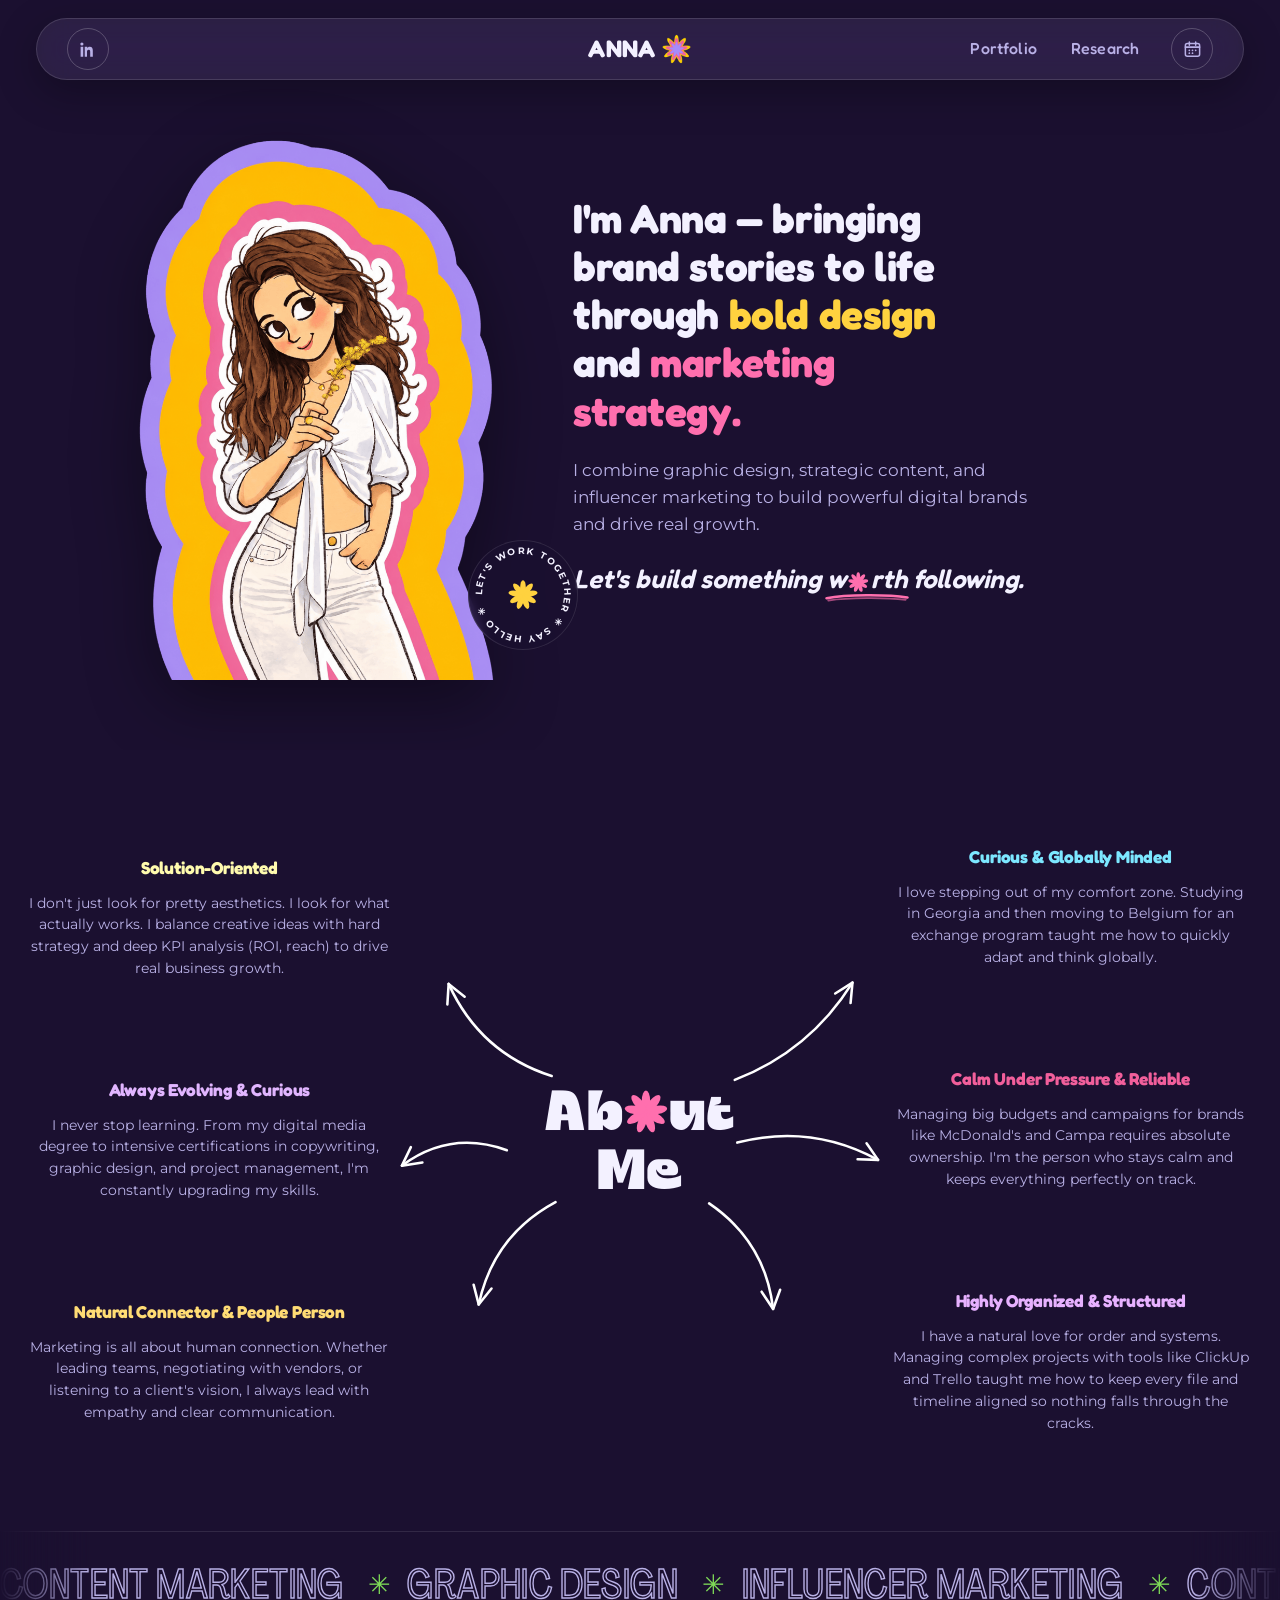
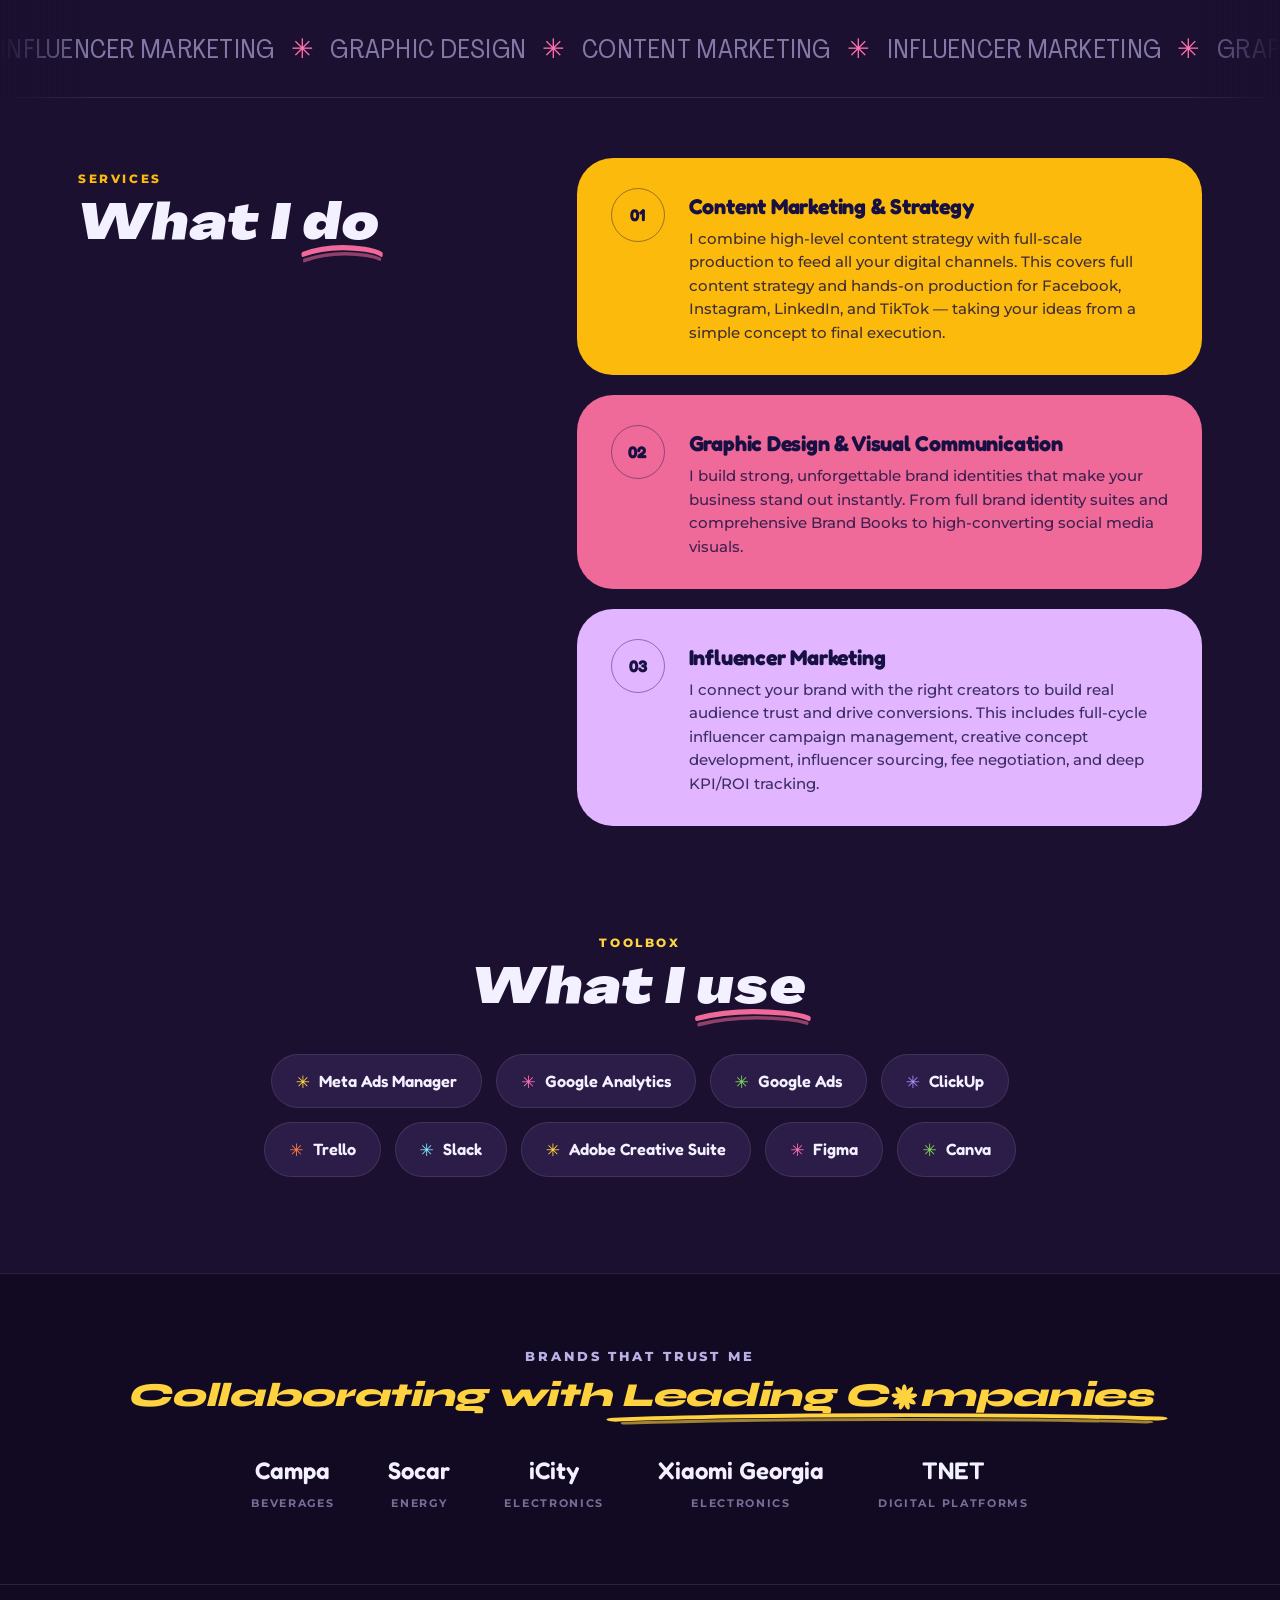
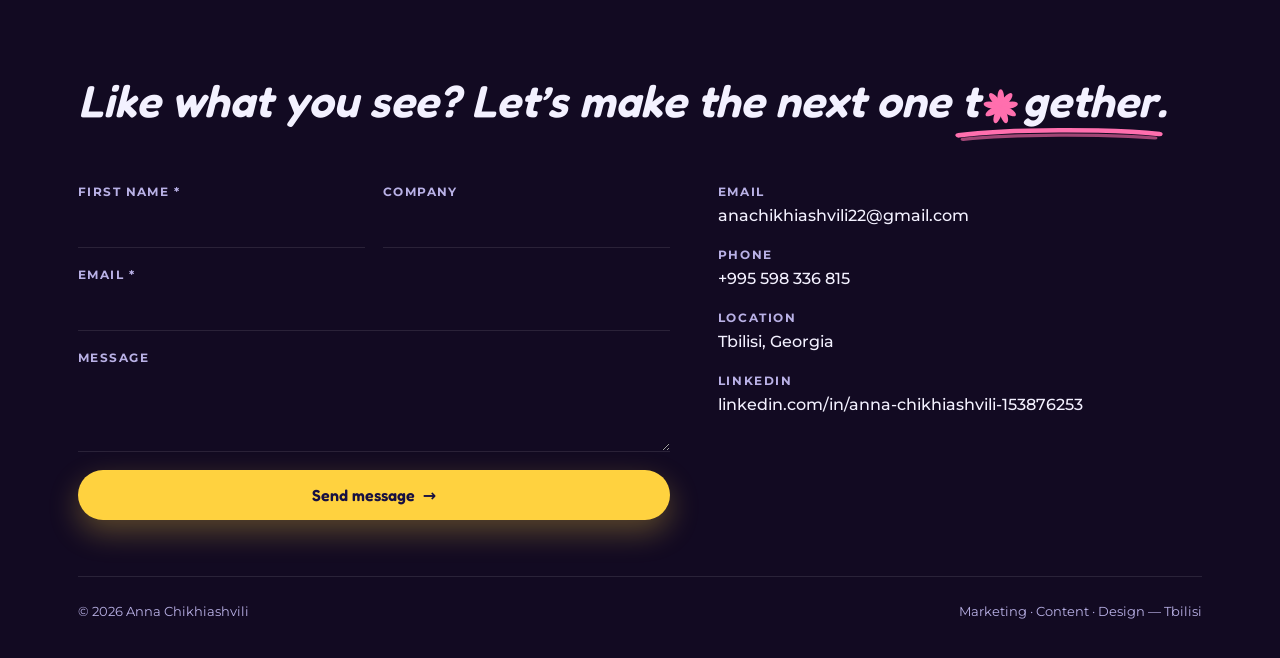
<file: index.html>
<!DOCTYPE html>
<html lang="en">
<head>
<meta charset="UTF-8" />
<meta name="viewport" content="width=device-width, initial-scale=1.0" />
<title>Anna Chikhiashvili — Marketing & Content</title>
<meta name="description" content="Anna Chikhiashvili — content marketing, graphic design & influencer marketing. Hello, my name is Anna." />
<meta name="theme-color" content="#1b1030" />
<meta name="color-scheme" content="dark" />
<link rel="icon" type="image/png" href="aniko-refs/favicon.png" />
<meta property="og:title" content="Anna Chikhiashvili — Marketing & Content" />
<meta property="og:description" content="Hello, my name is Anna." />
<meta property="og:type" content="website" />
<meta property="og:image" content="https://davit-debug.github.io/aniko-site/aniko-refs/og-anna.jpg" />
<meta property="og:image:width" content="1200" />
<meta property="og:image:height" content="630" />
<meta name="twitter:card" content="summary_large_image" />
<meta name="twitter:title" content="Anna Chikhiashvili — Marketing & Content" />
<meta name="twitter:description" content="Hello, my name is Anna." />
<meta name="twitter:image" content="https://davit-debug.github.io/aniko-site/aniko-refs/og-anna.jpg" />
<link rel="canonical" href="https://davit-debug.github.io/aniko-site/" />
<link rel="preconnect" href="https://fonts.googleapis.com" />
<link rel="preconnect" href="https://fonts.gstatic.com" crossorigin />
<link href="https://fonts.googleapis.com/css2?family=Fredoka:wght@400;500;600;700&family=Montserrat:wght@400;500;700;800&family=Syne:wght@800&display=swap" rel="stylesheet" />
<style>
/* Agrandir (Pangram Pangram) — client-provided files, self-hosted */
@font-face{font-family:'Agrandir';src:url('aniko-refs/fonts/agrandir-tight.woff2') format('woff2');font-weight:400;font-style:normal;font-display:swap}
@font-face{font-family:'Agrandir';src:url('aniko-refs/fonts/agrandir-thin.woff2') format('woff2');font-weight:100;font-style:normal;font-display:swap}
@font-face{font-family:'Agrandir Wide';src:url('aniko-refs/fonts/agrandir-wide-black.woff2') format('woff2');font-weight:900;font-style:italic;font-display:swap}
@font-face{font-family:'Agrandir Wide';src:url('aniko-refs/fonts/agrandir-wide-light.woff2') format('woff2');font-weight:300;font-style:normal;font-display:swap}
/* Regila (suhadidesign) — Canva display font, self-hosted woff2 */
@font-face{font-family:'Regila';src:url('aniko-refs/fonts/regila.woff2') format('woff2');font-weight:400 900;font-style:normal;font-display:swap}
/* ===========================================================
   ANIKO (Anna) — playful retro brand site  ·  docx-driven build
   bg: deep indigo  ·  Fredoka display  ·  colorful organic decor
   Motion: Wix "Thrive" vocabulary (floatIn/revealIn/winkIn/spin/breathe)
   =========================================================== */
:root{
  --bg:#1b1030; --hero-bg:#1b1030; --bg-2:#120a22; --surface:#2c1c48; --surface-2:#382457;
  --line:rgba(255,255,255,.10);
  --ink:#F3F1FF; --ink-dim:#b9b1e6; --ink-dark:#171042;
  --blue:#4A5BF0; --pink:#FF6FAE; --yellow:#FFD23F; --orange:#FF7A3C;
  --green:#7ED957; --purple:#A78BFA; --coral:#FF5A4D;
  --r-md:18px; --r-lg:26px; --r-xl:36px;
  --maxw:1180px;
  --font-display:'Fredoka',system-ui,sans-serif;
  --font-syne:'Syne','Fredoka',system-ui,sans-serif; /* WeDo (Wix 3555) heading font */
  --font-regila:'Regila','Fredoka',system-ui,sans-serif; /* Canva display font — About Me title */
  --font:'Montserrat',system-ui,-apple-system,sans-serif;
  --shadow:0 26px 60px rgba(0,0,0,.5);
}
*{box-sizing:border-box}
html{scroll-behavior:smooth}
html,body{margin:0;padding:0}
body{font-family:var(--font);background:var(--bg);color:var(--ink);
  -webkit-font-smoothing:antialiased;overflow-x:hidden;line-height:1.6}
a{color:inherit;text-decoration:none}
img{max-width:100%;display:block}
section{position:relative}
.wrap{max-width:var(--maxw);margin:0 auto;padding:0 28px}
h1,h2,h3{margin:0;font-family:var(--font-display);font-weight:600;line-height:1.04;letter-spacing:-.01em}
.display{font-size:clamp(2.8rem,7vw,5rem);font-weight:700}
h2.sec{font-size:clamp(1.9rem,4.4vw,3.1rem);font-weight:900;font-style:italic;font-family:'Agrandir Wide','Syne',system-ui,sans-serif;letter-spacing:-.02em;line-height:1.04}
.svc h2.sec,.tools h2.sec{letter-spacing:.04em}
/* anchor targets must clear the fixed pill nav */
section[id],footer[id]{scroll-margin-top:96px}
.sr{position:absolute;width:1px;height:1px;padding:0;margin:-1px;overflow:hidden;clip:rect(0 0 0 0);white-space:nowrap;border:0}
.eyebrow{font-family:var(--font);font-size:.74rem;font-weight:800;letter-spacing:.22em;text-transform:uppercase;color:var(--green)}
.lead{color:var(--ink-dim);font-size:1.05rem;max-width:48ch}
:focus-visible{outline:3px solid var(--yellow);outline-offset:3px;border-radius:6px}
.skip{position:absolute;left:-999px;background:var(--yellow);color:#000;padding:10px 16px;border-radius:8px;font-weight:700;z-index:200}
.skip:focus{left:16px;top:16px}
.spark{display:inline-block;line-height:0;vertical-align:middle}

/* buttons */
.btn{display:inline-flex;align-items:center;gap:.5em;font-family:var(--font-display);font-weight:600;font-size:1rem;
  padding:13px 24px;border-radius:999px;border:0;cursor:pointer;transition:transform .35s cubic-bezier(.22,.61,.36,1),box-shadow .3s,background .3s}
.btn:hover{transform:translateY(-3px)}
.btn .arr{transition:transform .35s ease}
.btn:hover .arr{transform:translateX(4px)}
.btn-yellow{background:var(--yellow);color:#171042;box-shadow:0 12px 30px rgba(255,210,63,.30)}
.btn-pink{background:var(--pink);color:#171042;box-shadow:0 12px 30px rgba(255,111,174,.30)}
.btn-ghost{background:transparent;color:var(--ink);border:1.6px solid var(--line)}
.btn-ghost:hover{border-color:var(--yellow);color:var(--yellow)}

/* ---------- header — full-width frosted pill, centered brand (Aurora's House 1:1) ---------- */
header.nav{position:fixed;top:18px;left:0;right:0;z-index:100;padding:0 clamp(14px,2.8vw,40px);
  transition:top .5s cubic-bezier(.22,.61,.36,1)}
.nav-bar{display:grid;grid-template-columns:1fr auto 1fr;align-items:center;height:62px;padding:0 30px;
  max-width:1400px;margin:0 auto;
  background:rgba(255,255,255,.07);backdrop-filter:blur(16px) saturate(1.4);-webkit-backdrop-filter:blur(16px) saturate(1.4);
  border:1px solid rgba(255,255,255,.13);border-radius:999px;box-shadow:0 12px 40px rgba(0,0,0,.28);
  transition:max-width .55s cubic-bezier(.5,0,.1,1),background .45s,box-shadow .45s,height .45s cubic-bezier(.22,.61,.36,1),column-gap .45s}
/* Aurora scroll morph: the wide pill shrinks to a compact centered dark bar */
header.nav.scrolled{top:14px}
header.nav.scrolled .nav-bar{max-width:760px;height:54px;column-gap:8px;
  background:rgba(12,6,20,.96);border-color:rgba(255,255,255,.07);box-shadow:0 18px 46px rgba(0,0,0,.55)}
header.nav.scrolled .nav-side{gap:22px}
.nav-side{display:flex;align-items:center;gap:30px}
.nav-side.left{justify-content:flex-start}
.nav-side.right{justify-content:flex-end}
.nav-side a{font-family:var(--font-display);font-size:1rem;font-weight:500;color:var(--ink-dim);letter-spacing:.01em;padding:10px 2px;transition:color .15s}
.nav-side a:hover,.nav-side a.active{color:var(--ink)}
.nav-ic{display:grid;place-items:center;width:42px;height:42px;border-radius:50%;border:1.5px solid rgba(255,255,255,.22);color:var(--ink);padding:0!important;transition:border-color .2s,background .2s,transform .3s}
.nav-ic svg{width:19px;height:19px}
.nav-ic:hover{border-color:var(--yellow);background:rgba(255,255,255,.06);transform:translateY(-1px)}
.brand{grid-column:2;justify-self:center;display:flex;align-items:center;gap:.22em;font-family:var(--font-display);font-weight:700;font-size:1.5rem;letter-spacing:.01em;color:var(--ink);white-space:nowrap}
.brand .logo-mark{height:1.3em;width:auto;display:block;transition:transform .5s cubic-bezier(.22,.61,.36,1)}
.brand:hover .logo-mark{transform:rotate(60deg)}
/* Aurora-style brand: letters wave on hover; on scroll only "A" + logo remain */
.b-ltrs{display:inline-flex;align-items:baseline}
.b-ltrs .ltr{display:inline-block;transition:transform .33s cubic-bezier(.34,1.56,.64,1)}
.brand:hover .ltr{transform:translateY(-6px)}
.b-rest{display:inline-flex;overflow:hidden;max-width:4em;opacity:1;
  transition:max-width .45s cubic-bezier(.5,0,.1,1),opacity .3s ease}
header.nav.scrolled .b-rest{max-width:0;opacity:0}
/* Aurora-style custom cursor: dot follows the mouse, scales 2x over links/buttons */
.cursor-dot{position:fixed;left:0;top:0;width:13px;height:13px;border-radius:50%;background:var(--yellow);
  pointer-events:none;z-index:9999;transform:translate(-50%,-50%) scale(1);opacity:0;
  transition:opacity .25s ease;will-change:transform}
.cursor-dot.on{opacity:.9}
.cursor-dot.grow{background:var(--pink)}
@media(pointer:coarse){.cursor-dot{display:none}}
.burger{display:none;justify-self:end;grid-column:3;background:none;border:0;color:var(--ink);cursor:pointer;padding:8px}
.burger svg{width:26px;height:26px}

/* ---------- hero ---------- */
.hero{background:var(--hero-bg);padding:120px 0 70px;overflow:hidden}
.hero-grid{display:grid;grid-template-columns:.85fr 1.15fr;gap:30px;align-items:center;min-height:540px}
.hero-art{position:relative;align-self:end;justify-self:center;width:fit-content}
.hero-art img{height:560px;width:auto;margin:0 auto;filter:drop-shadow(0 20px 34px rgba(0,0,0,.4))}
/* (hover sway removed per client — the illustration stays still) */
/* rotating circular badge (Yuki Nakamura style) */
.orbit{position:absolute;right:-44px;bottom:30px;width:110px;height:110px;z-index:3;
  background:rgba(27,16,48,.85);border:1px solid var(--line);border-radius:50%;backdrop-filter:blur(4px)}
.orbit svg{width:100%;height:100%;animation:spinSlow 16s linear infinite}
.orbit .c-ast{position:absolute;inset:0;display:grid;place-items:center;color:var(--yellow);font-size:1.5rem}
.orbit .c-ast svg{width:30px;height:30px;animation:none}
.hero-copy{position:relative}
.hello{font-family:var(--font-display);font-weight:700;font-size:clamp(2.4rem,6vw,4rem);line-height:1}
.hello span:nth-child(1){color:var(--pink)} .hello span:nth-child(2){color:var(--yellow)}
.hello span:nth-child(3){color:var(--green)} .hello span:nth-child(4){color:var(--blue)} .hello span:nth-child(5){color:var(--orange)}
.hero-head{margin:0 0 .55em;font-size:clamp(1.6rem,3.3vw,2.55rem);font-weight:700;line-height:1.18;max-width:19ch}
.hero .role{font-size:1.06rem;color:var(--ink-dim);max-width:44ch}
.hero-script{font-family:var(--font-display);font-style:italic;font-weight:600;font-size:clamp(1.25rem,2.4vw,1.62rem);color:var(--ink);margin:20px 0 6px}
.hero-script .hscript-u{position:relative;white-space:nowrap}
.hero-script .hscript-u::after{content:"";position:absolute;left:-3%;right:-3%;bottom:-.3em;height:.36em;
  background:url("data:image/svg+xml,%3Csvg xmlns='http://www.w3.org/2000/svg' viewBox='0 0 100 12' preserveAspectRatio='none'%3E%3Cpath d='M2 7C25 2 75 2 98 6' stroke='%23FF6FAE' stroke-width='3.4' fill='none' stroke-linecap='round'/%3E%3Cpath d='M4 10C28 6 72 6 96 9' stroke='%23FF6FAE' stroke-width='2.4' fill='none' stroke-linecap='round' opacity='.6'/%3E%3C/svg%3E") no-repeat center/100% 100%}
.hero-script .ast-i{color:var(--pink);font-style:normal;font-size:.9em;font-weight:700}
.hero-script .ast-i svg{width:.88em;height:.88em;display:inline-block;vertical-align:-.17em;margin:0 .09em}
.hero-cta{display:flex;gap:14px;flex-wrap:wrap;margin-top:26px}
.hero .arrow{position:absolute;left:6px;top:96px;color:var(--orange);pointer-events:none}

/* ---------- decorative shapes ---------- */
.shape{position:absolute;pointer-events:none;z-index:0;opacity:.9}
.deco-wrap{position:relative;z-index:1}

/* ---------- ticker marquee — dual counter-scroll (Thrive style) ---------- */
.ticker{overflow:hidden;padding:24px 0;border-top:1px solid var(--line);border-bottom:1px solid var(--line);background:var(--bg);
  -webkit-mask-image:linear-gradient(90deg,transparent,#000 7%,#000 93%,transparent);mask-image:linear-gradient(90deg,transparent,#000 7%,#000 93%,transparent)}
.ticker-in{display:flex;align-items:center;white-space:nowrap;width:max-content;animation:scrollX 30s linear infinite}
.ticker-in.rev{animation-direction:reverse;animation-duration:36s;margin-top:10px}
.ticker:hover .ticker-in{animation-play-state:paused}
.ticker span{font-family:'Agrandir','Syne',sans-serif;letter-spacing:.01em;padding-right:.6em}
.ticker .o{color:transparent;-webkit-text-stroke:1.4px var(--ink-dim);font-weight:400;font-size:clamp(1.5rem,3.6vw,2.5rem)}
.ticker-in.rev .o{-webkit-text-stroke:0;color:var(--ink-dim);opacity:.65;font-size:clamp(1.1rem,2.4vw,1.7rem)}
.ticker .s{color:var(--green);font-size:clamp(1.2rem,2.4vw,1.7rem)}
.ticker-in.rev .s{color:var(--pink)}
@keyframes scrollX{to{transform:translateX(-50%)}}

/* ---------- about — mind-map ---------- */
.u-draw{position:relative;display:inline-block} /* kept (referenced by reduced-motion) */
.u-draw svg path{stroke-dasharray:600;stroke-dashoffset:600}
.u-draw.in svg path{animation:draw 1.1s ease .2s forwards}
.about{padding:96px 0;background:var(--bg)}
.about .wrap{max-width:1320px}
.about-map{display:grid;grid-template-columns:1fr auto 1fr;gap:clamp(44px,12vw,184px);align-items:center;margin:0 auto;position:relative;z-index:1}
.about-col{display:flex;flex-direction:column;gap:clamp(44px,7.75vw,124px)}
.trait{max-width:390px;margin:0 auto;text-align:center}
.trait h3{font-family:var(--font-display);font-size:clamp(1rem,1.35vw,1.3rem);font-weight:700;margin:0 0 14px;line-height:1.25}
.trait p{color:var(--ink-dim);font-size:clamp(.88rem,1.05vw,1.05rem);line-height:1.55;margin:0}
.about-center{position:relative;text-align:center;align-self:center}
.about-ttl{position:relative;z-index:1;font-family:var(--font-regila);font-weight:400;font-size:clamp(2.6rem,4.4vw,4rem);line-height:1.05;letter-spacing:.005em}
.about-ttl .ast-c{color:var(--pink)}
.about-ttl .ast-c svg{width:.78em;height:.78em;display:inline-block;vertical-align:-.08em;margin:0 .02em}
.about-arrows{position:absolute;left:50%;top:calc(50% + 8px);width:clamp(380px,40vw,600px);aspect-ratio:800/545;transform:translate(-50%,-50%);pointer-events:none;z-index:0}
.about-arrows svg{width:100%;height:100%}
@media(max-width:860px){
  .about-map{grid-template-columns:1fr;gap:26px;max-width:540px}
  .about-center{order:-1;margin-bottom:6px}
  .about-arrows{display:none}
  .about-col{gap:22px}
  .trait{max-width:none}
  .about-col.left .trait,.about-col.right .trait{margin:0;text-align:left;
    background:var(--surface);border:1px solid var(--line);border-radius:var(--r-lg);padding:22px 24px}
}

/* ---------- services — Thrive layout (heading left, numbered cards right) ---------- */
.svc{padding:60px 0 96px;background:var(--bg)}
.ellipse{position:relative;display:inline-block}
.ellipse svg{position:absolute;left:-4%;top:auto;bottom:-.28em;width:108%;height:.5em;overflow:visible;pointer-events:none}
.ellipse svg path{stroke-dasharray:240;stroke-dashoffset:240}
.ellipse.in svg path{animation:draw 1.4s ease .25s forwards}
.ellipse.in svg path:nth-of-type(2){animation-delay:.55s}
.svc-grid{display:grid;grid-template-columns:.82fr 1.18fr;gap:clamp(30px,5vw,72px);align-items:start}
.svc-intro{position:sticky;top:120px}
.svc-sub{color:var(--ink-dim);font-size:1.02rem;line-height:1.6;margin:20px 0 0;max-width:30ch}
.svc-cards{display:flex;flex-direction:column;gap:20px}
.svc-card{border-radius:var(--r-xl);padding:30px 34px;color:var(--ink-dark);display:grid;grid-template-columns:auto 1fr;gap:24px;align-items:start;transition:transform .35s cubic-bezier(.22,.61,.36,1),box-shadow .35s}
.svc-card:hover{transform:translateY(-5px);box-shadow:0 22px 44px rgba(0,0,0,.35)}
.svc-card .num{width:54px;height:54px;border:1.6px solid rgba(23,16,64,.42);border-radius:50%;display:grid;place-items:center;font-family:var(--font-display);font-weight:700;font-size:1.05rem;flex:none}
.svc-card h3{font-family:var(--font-display);font-size:1.34rem;font-weight:700;margin:6px 0 9px;line-height:1.15}
.svc-card p{font-size:.93rem;line-height:1.58;margin:0;font-weight:500;color:rgba(23,16,64,.82)}
.svc-card.c1{background:#fcba0d} .svc-card.c2{background:#ef6a99} .svc-card.c3{background:#e1b5ff}
@media(max-width:860px){
  .svc-grid{grid-template-columns:1fr;gap:30px}
  .svc-intro{position:static}
  .svc-sub{max-width:46ch}
}
@media(max-width:600px){
  .svc-card{padding:24px;gap:16px}
  .svc-card .num{width:46px;height:46px}
  .svc-card h3{font-size:1.18rem}
}

/* ---------- brands ---------- */
.brands{padding:72px 0;background:var(--bg-2);border-top:1px solid var(--line);border-bottom:1px solid var(--line)}
.brands .eyebrow{display:block;text-align:center;color:var(--ink-dim);font-size:.82rem}
.brands h3{text-align:center;font-family:var(--font-syne);font-size:clamp(1.5rem,3vw,2.1rem);font-weight:800;margin:10px 0 0;color:var(--yellow)}
.brand-row{display:flex;align-items:flex-start;justify-content:center;gap:54px;flex-wrap:wrap;margin-top:38px;text-align:center}
.brand-row a{display:flex;flex-direction:column;gap:5px;cursor:pointer}
.brand-row a b{font-family:var(--font-display);font-weight:600;font-size:1.5rem;color:var(--ink);opacity:1;transition:color .25s,opacity .25s}
.brand-row a em{font-family:var(--font);font-style:normal;font-weight:700;font-size:.66rem;letter-spacing:.16em;text-transform:uppercase;color:var(--ink-dim);opacity:.6;transition:opacity .25s}
.brand-row a:hover b{opacity:1;color:var(--yellow)}
.brand-row a:hover em{opacity:.9}
/* cursor-following preview card (portfolio-rail hover style) — straight, no tilt */
.brand-preview{position:fixed;left:0;top:0;z-index:95;width:230px;aspect-ratio:3/3.8;pointer-events:none;
  background:#fff;padding:12px 12px 30px;border-radius:18px;box-shadow:0 30px 60px rgba(0,0,0,.45);
  opacity:0;transform:scale(.85);transition:opacity .28s ease,transform .28s cubic-bezier(.34,1.56,.64,1);will-change:transform}
.brand-preview.show{opacity:1;transform:scale(1)}
.brand-preview img{width:100%;height:100%;object-fit:cover;border-radius:8px;display:block}
@media(pointer:coarse){.brand-preview{display:none}}

/* ---------- footer ---------- */
footer{background:var(--bg-2);padding:80px 0 36px;position:relative;overflow:hidden}
.foot-word{display:flex;align-items:center;gap:clamp(14px,3vw,38px);flex-wrap:wrap}
.foot-word .w{font-family:var(--font-syne);font-size:clamp(4.5rem,16vw,12rem);font-weight:800;line-height:.85;color:var(--ink)}
.foot-flower{display:inline-block;width:clamp(64px,11vw,140px);height:clamp(64px,11vw,140px);flex:none}
.foot-flower svg{width:100%;height:100%}
.foot-tag{color:var(--ink-dim);font-family:var(--font-display);font-size:clamp(1.3rem,3vw,1.9rem);margin:14px 0 44px}
.foot-grid{display:grid;grid-template-columns:1.1fr .9fr;gap:48px;align-items:start;position:relative;z-index:1}
.contact-form{display:grid;grid-template-columns:1fr 1fr;gap:18px}
.field{display:flex;flex-direction:column;gap:6px}
.field.full{grid-column:1/-1}
.field label{font-size:.74rem;font-weight:700;color:var(--ink-dim);text-transform:uppercase;letter-spacing:.12em;font-family:var(--font)}
.field input,.field textarea{background:transparent;border:0;border-bottom:1.5px solid var(--line);color:var(--ink);
  font-family:var(--font);font-size:1rem;padding:10px 2px}
.field input:focus,.field textarea:focus{outline:none}
.field input:hover,.field textarea:hover{border-color:var(--ink-dim)}
.field input:focus-visible,.field textarea:focus-visible{outline:none}
.contact-form .btn{grid-column:1/-1;justify-content:center;padding:15px}
.foot-info{display:flex;flex-direction:column;gap:18px}
.foot-info .l{font-size:.72rem;color:var(--ink-dim);text-transform:uppercase;letter-spacing:.14em;font-weight:700}
.foot-info a,.foot-info span{font-weight:500;font-size:1.02rem}
.foot-bottom{display:flex;justify-content:space-between;gap:16px;flex-wrap:wrap;margin-top:56px;padding-top:24px;border-top:1px solid var(--line);color:var(--ink-dim);font-size:.82rem}

/* ---------- motion (Wix "Thrive" vocabulary) ---------- */
.m{opacity:0}
.m-float.in{animation:floatIn .9s cubic-bezier(.22,.61,.36,1) var(--d,0s) both}
.m-reveal.in{animation:revealIn 1s cubic-bezier(.22,.61,.36,1) var(--d,0s) both}
.m-wink.in{animation:winkIn .85s cubic-bezier(.22,.61,.36,1) var(--d,0s) both}
@keyframes floatIn{0%{opacity:0;transform:translateY(42px)}100%{opacity:1;transform:translateY(0)}}
@keyframes revealIn{0%{opacity:0}1%{opacity:1;clip-path:polygon(0 100%,100% 100%,100% 100%,0 100%)}100%{opacity:1;clip-path:polygon(0 0,100% 0,100% 100%,0 100%)}}
@keyframes winkIn{0%{opacity:0}1%{opacity:1;clip-path:polygon(0 50%,100% 50%,100% 50%,0 50%)}100%{opacity:1;clip-path:polygon(0 0,100% 0,100% 100%,0 100%)}}
@keyframes draw{to{stroke-dashoffset:0}}
@keyframes spinSlow{to{transform:rotate(360deg)}}
@keyframes breathe{0%,100%{transform:translateY(0) rotate(var(--rot,0deg))}50%{transform:translateY(-12px) rotate(var(--rot,0deg))}}
.m-spin{animation:spinSlow 18s linear infinite}
.m-breathe{animation:breathe 6s ease-in-out infinite}

/* ---------- responsive ---------- */
@media(max-width:900px){
  .hero-grid{grid-template-columns:1fr;gap:10px;min-height:0;text-align:center}
  .hero-art{order:2}
  .hero-art img{height:380px}
  .hero-copy{order:1}
  .hero .role{margin:0 auto;max-width:100%}
  .hero-cta{justify-content:center}
  .hero .arrow{display:none}
  .foot-grid{grid-template-columns:1fr;gap:36px}
}
/* nav collapses to a centered brand + burger; links move into a dropdown */
.nav-mobile{display:none}
@media(max-width:760px){
  .nav-side{display:none}
  .burger{display:inline-flex}
  .nav-mobile.open{display:flex;flex-direction:column;position:absolute;top:74px;
    left:clamp(14px,2.8vw,40px);right:clamp(14px,2.8vw,40px);
    background:rgba(27,16,48,.97);border:1px solid var(--line);border-radius:22px;padding:18px 26px;gap:16px;
    box-shadow:0 18px 50px rgba(0,0,0,.5)}
  .nav-mobile a{font-family:var(--font-display);font-size:1.12rem;font-weight:500;color:var(--ink)}
}
@media(max-width:600px){
  .wrap{padding:0 20px}
  .contact-form{grid-template-columns:1fr}
  .hero{padding-top:104px}
  .hero-art img{height:300px}
  .orbit{width:84px;height:84px;right:-10px;bottom:6px}
  .svc-itembtn{gap:12px;padding:20px}
  .svc-num{width:48px;height:48px}
  .svc-title{font-size:1.18rem}
  .brand-row{gap:30px}
  .brand-row a b{font-size:1.2rem}
}
@media(prefers-reduced-motion:reduce){
  html{scroll-behavior:auto}
  *{animation:none!important;transition:none!important}
  .m{opacity:1!important}
  .u-draw svg path,.ellipse svg path,.svc-num svg *{stroke-dashoffset:0!important}
}

/* ---------- research teaser ---------- */
.research{padding:110px 0 30px}
.research-grid{display:grid;grid-template-columns:auto 1fr;gap:clamp(30px,5vw,64px);align-items:center}
.r-cover{width:clamp(170px,22vw,230px);aspect-ratio:3/4;border-radius:18px;background:var(--surface);border:1px solid var(--line);box-shadow:var(--shadow);padding:22px 20px;display:flex;flex-direction:column;justify-content:space-between;transform:rotate(-5deg);transition:transform .55s cubic-bezier(.22,.61,.36,1)}
.r-cover:hover{transform:rotate(0) translateY(-6px)}
.r-cover .gipa{font-size:.6rem;font-weight:800;letter-spacing:.16em;color:var(--coral)}
.r-cover .t{font-size:.8rem;font-weight:700;line-height:1.5;color:var(--ink)}
.r-cover .a{font-size:.66rem;color:var(--ink-dim)}
.r-stats{display:flex;gap:26px;flex-wrap:wrap;margin:26px 0 30px}
.r-stats span{font-size:.86rem;color:var(--ink-dim);font-weight:600}
.r-stats b{font-family:var(--font-display);font-weight:700;font-size:1.5rem;color:var(--yellow);margin-right:7px}
.r-stats span:nth-child(2) b{color:var(--pink)}
.r-stats span:nth-child(3) b{color:var(--green)}
.r-cta{display:flex;gap:14px;flex-wrap:wrap}
@media(max-width:760px){
  .research{padding-top:80px}
  .research-grid{grid-template-columns:1fr;justify-items:center;text-align:center}
  .r-stats{justify-content:center}.r-cta{justify-content:center}
}

/* ---------- research teaser ---------- */
.research{padding:110px 0 30px}
.research-grid{display:grid;grid-template-columns:auto 1fr;gap:clamp(30px,5vw,64px);align-items:center}
.r-cover{width:clamp(170px,22vw,230px);aspect-ratio:3/4;border-radius:18px;background:var(--surface);border:1px solid var(--line);box-shadow:var(--shadow);padding:22px 20px;display:flex;flex-direction:column;justify-content:space-between;transform:rotate(-5deg);transition:transform .55s cubic-bezier(.22,.61,.36,1)}
.r-cover:hover{transform:rotate(0) translateY(-6px)}
.r-cover .gipa{font-size:.6rem;font-weight:800;letter-spacing:.16em;color:var(--coral)}
.r-cover .t{font-size:.8rem;font-weight:700;line-height:1.5;color:var(--ink)}
.r-cover .a{font-size:.66rem;color:var(--ink-dim)}
.r-stats{display:flex;gap:26px;flex-wrap:wrap;margin:26px 0 30px}
.r-stats span{font-size:.86rem;color:var(--ink-dim);font-weight:600}
.r-stats b{font-family:var(--font-display);font-weight:700;font-size:1.5rem;color:var(--yellow);margin-right:7px}
.r-stats span:nth-child(2) b{color:var(--pink)}
.r-stats span:nth-child(3) b{color:var(--green)}
.r-cta{display:flex;gap:14px;flex-wrap:wrap}
@media(max-width:760px){
  .research{padding-top:80px}
  .research-grid{grid-template-columns:1fr;justify-items:center;text-align:center}
  .r-stats{justify-content:center}.r-cta{justify-content:center}
}
/* ---------- tools — programs I work with ---------- */
.tools{padding:0 0 96px;background:var(--bg)}
.tools .eyebrow{display:block;text-align:center;color:var(--yellow)}
.tools h2.sec{text-align:center;margin:10px 0 0}
.tool-pills{display:flex;flex-wrap:wrap;justify-content:center;gap:14px;margin-top:38px;max-width:840px;margin-left:auto;margin-right:auto}
.tool-pill{display:inline-flex;align-items:center;gap:.55em;font-family:var(--font-display);font-weight:600;font-size:1.02rem;color:var(--ink);
  padding:13px 24px;border-radius:999px;background:var(--surface);border:1.6px solid var(--line);
  transition:transform .35s cubic-bezier(.22,.61,.36,1),border-color .3s,box-shadow .3s}
.tool-pill i{font-style:normal;color:var(--c,var(--yellow));font-size:1.05em;line-height:1}
.tool-pill:hover{transform:translateY(-4px);border-color:var(--c,var(--yellow));box-shadow:0 14px 30px rgba(0,0,0,.35)}
@media(max-width:600px){
  .tool-pills{gap:10px}
  .tool-pill{font-size:.9rem;padding:10px 18px}
}
.foot-script{font-size:clamp(1.7rem,4.2vw,2.8rem);margin:0 0 46px;color:var(--ink)}
.brands-script{font-family:var(--font-display);font-style:italic;font-weight:600;font-size:clamp(1.6rem,3.4vw,2.5rem);color:var(--ink);text-align:center;margin:10px 0 0;line-height:1.12}
.brands-script .hscript-u{position:relative;white-space:nowrap}
.brands-script .hscript-u::after{content:"";position:absolute;left:-3%;right:-3%;bottom:-.3em;height:.36em;background:url("data:image/svg+xml,%3Csvg xmlns='http://www.w3.org/2000/svg' viewBox='0 0 100 12' preserveAspectRatio='none'%3E%3Cpath d='M2 7C25 2 75 2 98 6' stroke='%23FFD23F' stroke-width='3.4' fill='none' stroke-linecap='round'/%3E%3Cpath d='M4 10C28 6 72 6 96 9' stroke='%23FFD23F' stroke-width='2.4' fill='none' stroke-linecap='round' opacity='.6'/%3E%3C/svg%3E") no-repeat center/100% 100%}
.brands-script .ast-i{color:var(--yellow);font-style:normal;font-size:.9em;font-weight:700}
.brands-script .ast-i svg{width:.88em;height:.88em;display:inline-block;vertical-align:-.17em;margin:0 .09em}
</style>
</head>
<body>
<a class="skip" href="#main">Skip to content</a>

<!-- ============ HEADER ============ -->
<header class="nav" id="nav">
  <div class="nav-bar">
    <nav class="nav-side left" id="navleft" aria-label="Social">
      <a class="nav-ic" href="https://www.linkedin.com/in/anna-chikhiashvili-153876253/" target="_blank" rel="noopener" aria-label="LinkedIn">
        <svg viewBox="0 0 24 24" fill="currentColor" aria-hidden="true"><path d="M6.94 5a2 2 0 1 1-4 0 2 2 0 0 1 4 0zM3.3 8.5h3.3V21H3.3V8.5zm5.2 0h3.16v1.7h.05c.44-.83 1.5-1.7 3.1-1.7 3.3 0 3.9 2.17 3.9 5V21h-3.3v-5.6c0-1.34-.03-3.06-1.87-3.06-1.87 0-2.16 1.46-2.16 2.96V21H8.5V8.5z"/></svg>
      </a>
    </nav>
    <a href="index.html" class="brand"><span class="sr">ANNA</span><span class="b-ltrs" aria-hidden="true"><span class="ltr">A</span><span class="b-rest"><span class="ltr" style="transition-delay:.045s">N</span><span class="ltr" style="transition-delay:.09s">N</span><span class="ltr" style="transition-delay:.135s">A</span></span></span><img class="logo-mark" src="aniko-refs/logo-mark.png" alt="" width="192" height="192" /></a>
    <nav class="nav-side right" id="navright" aria-label="Primary">
      <a href="portfolio.html">Portfolio</a>
      <a href="research.html">Research</a>
      <a class="nav-ic" href="content-calendar.html" aria-label="Content Calendar">
        <svg viewBox="0 0 24 24" fill="none" stroke="currentColor" stroke-width="1.9" aria-hidden="true"><rect x="3" y="4.5" width="18" height="16" rx="2.5"/><path d="M3 9h18M8 2.5v4M16 2.5v4" stroke-linecap="round"/><circle cx="8" cy="13" r="1.1" fill="currentColor" stroke="none"/><circle cx="12" cy="13" r="1.1" fill="currentColor" stroke="none"/><circle cx="16" cy="13" r="1.1" fill="currentColor" stroke="none"/><circle cx="8" cy="16.6" r="1.1" fill="currentColor" stroke="none"/><circle cx="12" cy="16.6" r="1.1" fill="currentColor" stroke="none"/></svg>
      </a>
    </nav>
    <button class="burger" id="burger" aria-label="Menu" aria-expanded="false">
      <svg viewBox="0 0 24 24" fill="none" stroke="currentColor" stroke-width="2.2" stroke-linecap="round"><line x1="3" y1="7" x2="21" y2="7"/><line x1="3" y1="12" x2="21" y2="12"/><line x1="3" y1="17" x2="21" y2="17"/></svg>
    </button>
  </div>
  <nav class="nav-mobile" id="navmobile" aria-label="Menu">
    <a href="portfolio.html">Portfolio</a>
    <a href="research.html">Research</a>
    <a href="content-calendar.html">Content Calendar</a>
    <a href="https://www.linkedin.com/in/anna-chikhiashvili-153876253/" target="_blank" rel="noopener">LinkedIn</a>
  </nav>
</header>

<main id="main">

<!-- ============ HERO ============ -->
<section class="hero">
  <div class="wrap hero-grid">
    <div class="hero-art">
      <img src="aniko-refs/anna-sticker.png" alt="Illustration of Anna Chikhiashvili" width="864" height="1080" fetchpriority="high" />
      <div class="orbit" aria-hidden="true">
        <svg viewBox="0 0 100 100">
          <defs><path id="orbitPath" d="M50,50 m-38,0 a38,38 0 1,1 76,0 a38,38 0 1,1 -76,0"/></defs>
          <text fill="var(--ink)" font-size="8.6" font-weight="700" letter-spacing="1.5" font-family="Montserrat,sans-serif">
            <textPath href="#orbitPath">LET'S WORK TOGETHER ✳ SAY HELLO ✳&#160;</textPath>
          </text>
        </svg>
        <span class="c-ast"><svg viewBox="0 0 100 100" fill="currentColor" aria-hidden="true"><g transform="translate(50 50)"><circle r="13"/><ellipse cy="-26" rx="9.5" ry="23"/><ellipse cy="-26" rx="9.5" ry="23" transform="rotate(40)"/><ellipse cy="-26" rx="9.5" ry="23" transform="rotate(80)"/><ellipse cy="-26" rx="9.5" ry="23" transform="rotate(120)"/><ellipse cy="-26" rx="9.5" ry="23" transform="rotate(160)"/><ellipse cy="-26" rx="9.5" ry="23" transform="rotate(200)"/><ellipse cy="-26" rx="9.5" ry="23" transform="rotate(240)"/><ellipse cy="-26" rx="9.5" ry="23" transform="rotate(280)"/><ellipse cy="-26" rx="9.5" ry="23" transform="rotate(320)"/></g></svg></span>
      </div>
    </div>
    <div class="hero-copy">
      <h1 class="hero-head m m-float">I'm Anna — bringing brand stories to life through <span style="color:var(--yellow)">bold design</span> and <span style="color:var(--pink)">marketing strategy.</span></h1>
      <p class="role m m-float" style="--d:.12s">I combine graphic design, strategic content, and influencer marketing to build powerful digital brands and drive real growth.</p>
      <p class="hero-script m m-float" style="--d:.2s">Let's build something <span class="hscript-u">w<span class="ast-i"><svg viewBox="0 0 100 100" fill="currentColor" aria-hidden="true"><g transform="translate(50 50)"><circle r="13"/><ellipse cy="-26" rx="9.5" ry="23"/><ellipse cy="-26" rx="9.5" ry="23" transform="rotate(40)"/><ellipse cy="-26" rx="9.5" ry="23" transform="rotate(80)"/><ellipse cy="-26" rx="9.5" ry="23" transform="rotate(120)"/><ellipse cy="-26" rx="9.5" ry="23" transform="rotate(160)"/><ellipse cy="-26" rx="9.5" ry="23" transform="rotate(200)"/><ellipse cy="-26" rx="9.5" ry="23" transform="rotate(240)"/><ellipse cy="-26" rx="9.5" ry="23" transform="rotate(280)"/><ellipse cy="-26" rx="9.5" ry="23" transform="rotate(320)"/></g></svg></span>rth</span> following.</p>
    </div>
  </div>
</section>

<!-- ============ ABOUT ME ============ -->
<section class="about" id="about">
  <div class="wrap">
    <div class="about-map">
      <div class="about-col left">
        <div class="trait m m-float"><h3 style="color:#fffbae">Solution-Oriented</h3><p>I don't just look for pretty aesthetics. I look for what actually works. I balance creative ideas with hard strategy and deep KPI analysis (ROI, reach) to drive real business growth.</p></div>
        <div class="trait m m-float" style="--d:.08s"><h3 style="color:#e1b5ff">Always Evolving &amp; Curious</h3><p>I never stop learning. From my digital media degree to intensive certifications in copywriting, graphic design, and project management, I'm constantly upgrading my skills.</p></div>
        <div class="trait m m-float" style="--d:.16s"><h3 style="color:#ffdc74">Natural Connector &amp; People Person</h3><p>Marketing is all about human connection. Whether leading teams, negotiating with vendors, or listening to a client's vision, I always lead with empathy and clear communication.</p></div>
      </div>

      <div class="about-center m m-float">
        <span class="about-arrows" aria-hidden="true">
          <svg viewBox="0 0 800 545" fill="none" stroke="#fff" stroke-width="4" stroke-linecap="round" stroke-linejoin="round">
            <!-- top-left --><path d="M262 166 Q150 130 101 22"/><path d="M126 42 L101 22 L99 54"/>
            <!-- top-right --><path d="M548 172 Q665 127 732 20"/><path d="M729 52 L732 20 L705 37"/>
            <!-- left --><path d="M192 282 Q104 250 28 306"/><path d="M42 277 L28 306 L60 301"/>
            <!-- right --><path d="M552 270 Q667 240 772 297"/><path d="M740 296 L772 297 L754 271"/>
            <!-- bottom-left --><path d="M268 363 Q171 415 148 523"/><path d="M140 492 L148 523 L168 498"/>
            <!-- bottom-right --><path d="M508 365 Q596 425 608 530"/><path d="M590 503 L608 530 L619 500"/>
          </svg>
        </span>
        <h2 class="about-ttl">Ab<span class="ast-c"><svg viewBox="0 0 100 100" fill="currentColor" aria-hidden="true"><g transform="translate(50 50)"><circle r="13"/><ellipse cy="-26" rx="9.5" ry="23"/><ellipse cy="-26" rx="9.5" ry="23" transform="rotate(40)"/><ellipse cy="-26" rx="9.5" ry="23" transform="rotate(80)"/><ellipse cy="-26" rx="9.5" ry="23" transform="rotate(120)"/><ellipse cy="-26" rx="9.5" ry="23" transform="rotate(160)"/><ellipse cy="-26" rx="9.5" ry="23" transform="rotate(200)"/><ellipse cy="-26" rx="9.5" ry="23" transform="rotate(240)"/><ellipse cy="-26" rx="9.5" ry="23" transform="rotate(280)"/><ellipse cy="-26" rx="9.5" ry="23" transform="rotate(320)"/></g></svg></span>ut<br>Me</h2>
      </div>

      <div class="about-col right">
        <div class="trait m m-float" style="--d:.06s"><h3 style="color:#7ce7ff">Curious &amp; Globally Minded</h3><p>I love stepping out of my comfort zone. Studying in Georgia and then moving to Belgium for an exchange program taught me how to quickly adapt and think globally.</p></div>
        <div class="trait m m-float" style="--d:.14s"><h3 style="color:#f25f9b">Calm Under Pressure &amp; Reliable</h3><p>Managing big budgets and campaigns for brands like McDonald's and Campa requires absolute ownership. I'm the person who stays calm and keeps everything perfectly on track.</p></div>
        <div class="trait m m-float" style="--d:.22s"><h3 style="color:#e7b1ff">Highly Organized &amp; Structured</h3><p>I have a natural love for order and systems. Managing complex projects with tools like ClickUp and Trello taught me how to keep every file and timeline aligned so nothing falls through the cracks.</p></div>
      </div>
    </div>
  </div>
</section>

<!-- ============ TICKER — dual counter-scroll ============ -->
<div class="ticker" aria-hidden="true">
  <!-- top row → scrolls left, big outlined, green ✳ -->
  <div class="ticker-in">
    <span class="o">CONTENT MARKETING</span><span class="s">✳</span>
    <span class="o">GRAPHIC DESIGN</span><span class="s">✳</span>
    <span class="o">INFLUENCER MARKETING</span><span class="s">✳</span>
    <span class="o">CONTENT MARKETING</span><span class="s">✳</span>
    <span class="o">GRAPHIC DESIGN</span><span class="s">✳</span>
    <span class="o">INFLUENCER MARKETING</span><span class="s">✳</span>
    <span class="o">CONTENT MARKETING</span><span class="s">✳</span>
    <span class="o">GRAPHIC DESIGN</span><span class="s">✳</span>
    <span class="o">INFLUENCER MARKETING</span><span class="s">✳</span>
    <span class="o">CONTENT MARKETING</span><span class="s">✳</span>
    <span class="o">GRAPHIC DESIGN</span><span class="s">✳</span>
    <span class="o">INFLUENCER MARKETING</span><span class="s">✳</span>
  </div>
  <!-- bottom row → scrolls right, smaller filled, pink ✳ -->
  <div class="ticker-in rev">
    <span class="o">INFLUENCER MARKETING</span><span class="s">✳</span>
    <span class="o">GRAPHIC DESIGN</span><span class="s">✳</span>
    <span class="o">CONTENT MARKETING</span><span class="s">✳</span>
    <span class="o">INFLUENCER MARKETING</span><span class="s">✳</span>
    <span class="o">GRAPHIC DESIGN</span><span class="s">✳</span>
    <span class="o">CONTENT MARKETING</span><span class="s">✳</span>
    <span class="o">INFLUENCER MARKETING</span><span class="s">✳</span>
    <span class="o">GRAPHIC DESIGN</span><span class="s">✳</span>
    <span class="o">CONTENT MARKETING</span><span class="s">✳</span>
    <span class="o">INFLUENCER MARKETING</span><span class="s">✳</span>
    <span class="o">GRAPHIC DESIGN</span><span class="s">✳</span>
    <span class="o">CONTENT MARKETING</span><span class="s">✳</span>
  </div>
</div>

<!-- ============ SERVICES ============ -->
<section class="svc" id="services">
  <div class="wrap svc-grid">
    <div class="svc-intro">
      <p class="eyebrow m m-float" style="color:#fcba0d">Services</p>
      <h2 class="sec m m-float" style="--d:.06s">What I <span class="ellipse">do
        <svg viewBox="0 0 200 24" preserveAspectRatio="none"><path d="M6 13C52 6 104 5 154 8c16 1 30 2.6 40 5" stroke="#ef6a99" stroke-width="5" fill="none" stroke-linecap="round"/><path d="M9 19C57 12 110 11 160 14c11 .8 22 2 31 3.6" stroke="#ef6a99" stroke-width="3.5" fill="none" stroke-linecap="round" opacity=".55"/></svg>
      </span></h2>
    </div>

    <div class="svc-cards">
      <article class="svc-card c1 m m-wink">
        <span class="num">01</span>
        <div><h3>Content Marketing &amp; Strategy</h3>
          <p>I combine high-level content strategy with full-scale production to feed all your digital channels. This covers full content strategy and hands-on production for Facebook, Instagram, LinkedIn, and TikTok — taking your ideas from a simple concept to final execution.</p></div>
      </article>
      <article class="svc-card c2 m m-wink" style="--d:.1s">
        <span class="num">02</span>
        <div><h3>Graphic Design &amp; Visual Communication</h3>
          <p>I build strong, unforgettable brand identities that make your business stand out instantly. From full brand identity suites and comprehensive Brand Books to high-converting social media visuals.</p></div>
      </article>
      <article class="svc-card c3 m m-wink" style="--d:.2s">
        <span class="num">03</span>
        <div><h3>Influencer Marketing</h3>
          <p>I connect your brand with the right creators to build real audience trust and drive conversions. This includes full-cycle influencer campaign management, creative concept development, influencer sourcing, fee negotiation, and deep KPI/ROI tracking.</p></div>
      </article>
    </div>
  </div>
</section>

<!-- ============ TOOLS ============ -->
<section class="tools" id="tools">
  <div class="wrap">
    <p class="eyebrow m m-float">Toolbox</p>
    <h2 class="sec m m-float" style="--d:.06s">What I <span class="ellipse">use
      <svg viewBox="0 0 200 24" preserveAspectRatio="none"><path d="M6 13C52 6 104 5 154 8c16 1 30 2.6 40 5" stroke="#ef6a99" stroke-width="5" fill="none" stroke-linecap="round"/><path d="M9 19C57 12 110 11 160 14c11 .8 22 2 31 3.6" stroke="#ef6a99" stroke-width="3.5" fill="none" stroke-linecap="round" opacity=".55"/></svg>
    </span></h2>
    <div class="tool-pills">
      <span class="tool-pill m m-float" style="--c:#FFD23F"><i>✳</i>Meta Ads Manager</span>
      <span class="tool-pill m m-float" style="--c:#FF6FAE;--d:.04s"><i>✳</i>Google Analytics</span>
      <span class="tool-pill m m-float" style="--c:#7ED957;--d:.08s"><i>✳</i>Google Ads</span>
      <span class="tool-pill m m-float" style="--c:#A78BFA;--d:.12s"><i>✳</i>ClickUp</span>
      <span class="tool-pill m m-float" style="--c:#FF7A3C;--d:.16s"><i>✳</i>Trello</span>
      <span class="tool-pill m m-float" style="--c:#7ce7ff;--d:.2s"><i>✳</i>Slack</span>
      <span class="tool-pill m m-float" style="--c:#FFD23F;--d:.24s"><i>✳</i>Adobe Creative Suite</span>
      <span class="tool-pill m m-float" style="--c:#FF6FAE;--d:.28s"><i>✳</i>Figma</span>
      <span class="tool-pill m m-float" style="--c:#7ED957;--d:.32s"><i>✳</i>Canva</span>
    </div>
  </div>
</section>

<!-- ============ BRANDS ============ -->
<section class="brands">
  <div class="wrap">
    <span class="eyebrow m m-float">Brands that trust me</span>
    <h3 class="brands-script m m-float" style="--d:.05s">Collaborating with <span class="hscript-u">Leading C<span class="ast-i"><svg viewBox="0 0 100 100" fill="currentColor" aria-hidden="true"><g transform="translate(50 50)"><circle r="13"/><ellipse cy="-26" rx="9.5" ry="23"/><ellipse cy="-26" rx="9.5" ry="23" transform="rotate(40)"/><ellipse cy="-26" rx="9.5" ry="23" transform="rotate(80)"/><ellipse cy="-26" rx="9.5" ry="23" transform="rotate(120)"/><ellipse cy="-26" rx="9.5" ry="23" transform="rotate(160)"/><ellipse cy="-26" rx="9.5" ry="23" transform="rotate(200)"/><ellipse cy="-26" rx="9.5" ry="23" transform="rotate(240)"/><ellipse cy="-26" rx="9.5" ry="23" transform="rotate(280)"/><ellipse cy="-26" rx="9.5" ry="23" transform="rotate(320)"/></g></svg></span>mpanies</span></h3>
    <div class="brand-row" id="brand-row">
      <a class="m m-float" href="https://www.campa.ge/en" target="_blank" rel="noopener" data-img="aniko-refs/brands/campa.jpg"><b>Campa</b><em>Beverages</em></a>
      <a class="m m-float" style="--d:.06s" href="https://www.socar.ge/en" target="_blank" rel="noopener" data-img="aniko-refs/brands/socar.jpg"><b>Socar</b><em>Energy</em></a>
      <a class="m m-float" style="--d:.12s" href="https://icity.ge/" target="_blank" rel="noopener" data-img="aniko-refs/brands/icity.jpg"><b>iCity</b><em>Electronics</em></a>
      <a class="m m-float" style="--d:.18s" href="https://xg.ge/" target="_blank" rel="noopener" data-img="aniko-refs/brands/xiaomi.jpg"><b>Xiaomi Georgia</b><em>Electronics</em></a>
      <a class="m m-float" style="--d:.24s" href="https://www.tnet.ge/" target="_blank" rel="noopener" data-img="aniko-refs/brands/tnet.jpg"><b>TNET</b><em>Digital Platforms</em></a>
    </div>
  </div>
</section>



</main>

<!-- ============ FOOTER ============ -->
<footer id="contact">
  <div class="wrap">
    <p class="hero-script foot-script m m-reveal" style="--d:.05s">Like what you see? Let&rsquo;s make the next one <span class="hscript-u">t<span class="ast-i"><svg viewBox="0 0 100 100" fill="currentColor" aria-hidden="true"><g transform="translate(50 50)"><circle r="13"/><ellipse cy="-26" rx="9.5" ry="23"/><ellipse cy="-26" rx="9.5" ry="23" transform="rotate(40)"/><ellipse cy="-26" rx="9.5" ry="23" transform="rotate(80)"/><ellipse cy="-26" rx="9.5" ry="23" transform="rotate(120)"/><ellipse cy="-26" rx="9.5" ry="23" transform="rotate(160)"/><ellipse cy="-26" rx="9.5" ry="23" transform="rotate(200)"/><ellipse cy="-26" rx="9.5" ry="23" transform="rotate(240)"/><ellipse cy="-26" rx="9.5" ry="23" transform="rotate(280)"/><ellipse cy="-26" rx="9.5" ry="23" transform="rotate(320)"/></g></svg></span>gether</span>.</p>

    <div class="foot-grid">
      <form class="contact-form" id="contact-form" novalidate>
        <div class="field"><label for="fn">First name *</label><input id="fn" name="fn" autocomplete="given-name" required></div>
        <div class="field"><label for="co">Company</label><input id="co" name="co" autocomplete="organization"></div>
        <div class="field full"><label for="em">Email *</label><input id="em" type="email" name="em" autocomplete="email" required></div>
        <div class="field full"><label for="msg">Message</label><textarea id="msg" name="msg" rows="3"></textarea></div>
        <button class="btn btn-yellow" type="submit">Send message <span class="arr" aria-hidden="true">→</span></button>
      </form>
      <div class="foot-info">
        <div><div class="l">Email</div><a href="mailto:anachikhiashvili22@gmail.com">anachikhiashvili22@gmail.com</a></div>
        <div><div class="l">Phone</div><a href="tel:+995598336815">+995 598 336 815</a></div>
        <div><div class="l">Location</div><span>Tbilisi, Georgia</span></div>
        <div><div class="l">LinkedIn</div><a href="https://www.linkedin.com/in/anna-chikhiashvili-153876253/" target="_blank" rel="noopener">linkedin.com/in/anna-chikhiashvili-153876253</a></div>
      </div>
    </div>

    <div class="foot-bottom">
      <span>© 2026 Anna Chikhiashvili</span>
      <span>Marketing · Content · Design — Tbilisi</span>
    </div>
  </div>
</footer>

<script>
(function(){
  // ---- accordion (max-height robust: settles to 'none' so font-load/resize never clips) ----
  function setOpen(item,open){
    var btn=item.querySelector('.svc-itembtn'), body=item.querySelector('.svc-body');
    item.classList.toggle('open',open);
    btn.setAttribute('aria-expanded',open);
    if(open){
      body.style.maxHeight=body.scrollHeight+'px';
      body.addEventListener('transitionend',function te(e){
        if(e.propertyName==='max-height'){ body.style.maxHeight='none'; body.removeEventListener('transitionend',te); }
      });
    }else{
      if(body.style.maxHeight==='none'){ body.style.maxHeight=body.scrollHeight+'px'; void body.offsetHeight; }
      body.style.maxHeight='0px';
    }
  }
  document.querySelectorAll('.svc-itembtn').forEach(function(btn){
    btn.addEventListener('click',function(){
      var item=btn.closest('.svc-item');
      setOpen(item,!item.classList.contains('open'));
    });
  });
  // first card: open on desktop, collapsed on mobile (client: "პატარაზე ჩაიშალოს")
  (function(){
    var first=document.querySelector('.svc-item.open');
    if(!first) return;
    if(window.innerWidth<=600){ setOpen(first,false); }
    else{ first.querySelector('.svc-body').style.maxHeight='none'; }
  })();
  // re-measure any px-frozen open bodies once webfonts settle
  if(document.fonts && document.fonts.ready){
    document.fonts.ready.then(function(){
      document.querySelectorAll('.svc-item.open .svc-body').forEach(function(b){
        if(b.style.maxHeight!=='none' && b.style.maxHeight!=='0px') b.style.maxHeight=b.scrollHeight+'px';
      });
    });
  }

  // ---- nav scroll state ----
  var nav=document.getElementById('nav');
  var onScroll=function(){ nav.classList.toggle('scrolled', window.scrollY>20); };
  onScroll(); window.addEventListener('scroll',onScroll,{passive:true});

  // ---- mobile nav ----
  var burger=document.getElementById('burger'), menu=document.getElementById('navmobile');
  burger.setAttribute('aria-controls','navmobile');
  function closeMenu(){ menu.classList.remove('open'); burger.setAttribute('aria-expanded','false'); }
  burger.addEventListener('click',function(){
    var open=menu.classList.toggle('open'); burger.setAttribute('aria-expanded',open);
  });
  menu.addEventListener('click',function(e){ if(e.target.closest('a')) closeMenu(); });
  document.addEventListener('keydown',function(e){ if(e.key==='Escape') closeMenu(); });

  // ---- placeholder "#" links shouldn't jump to top ----
  document.querySelectorAll('header.nav a[href="#"]').forEach(function(a){
    a.addEventListener('click',function(e){ e.preventDefault(); });
  });

  // ---- brand-row hover preview (cursor-following tilted card) ----
  if(window.matchMedia('(pointer:fine)').matches){
    var bp=document.createElement('div');
    bp.className='brand-preview'; bp.setAttribute('aria-hidden','true');
    var bpImg=document.createElement('img'); bpImg.alt=''; bp.appendChild(bpImg);
    document.body.appendChild(bp);
    var bx=0,by=0,btx=0,bty=0,bActive=false;
    document.querySelectorAll('#brand-row a[data-img]').forEach(function(s){
      s.addEventListener('mouseenter',function(){
        bpImg.src=s.getAttribute('data-img');
        bActive=true; bp.classList.add('show');
      });
      s.addEventListener('mouseleave',function(){ bActive=false; bp.classList.remove('show'); });
    });
    document.addEventListener('mousemove',function(e){
      btx=e.clientX+26; bty=e.clientY-150;
      if(bActive && bx===0 && by===0){ bx=btx; by=bty; }
    },{passive:true});
    (function bloop(){
      bx+=(btx-bx)*.16; by+=(bty-by)*.16;
      bp.style.left=bx+'px'; bp.style.top=by+'px';
      requestAnimationFrame(bloop);
    })();
  }


  // ---- Aurora-style custom cursor (desktop fine-pointer only) ----
  if(window.matchMedia('(pointer:fine)').matches && !window.matchMedia('(prefers-reduced-motion: reduce)').matches){
    var dot=document.createElement('div');
    dot.className='cursor-dot'; dot.setAttribute('aria-hidden','true');
    document.body.appendChild(dot);
    var cx=innerWidth/2, cy=innerHeight/2, tx=cx, ty=cy, shown=false, scale=1;
    document.addEventListener('mousemove',function(e){
      tx=e.clientX; ty=e.clientY;
      if(!shown){ cx=tx; cy=ty; dot.classList.add('on'); shown=true; }
    },{passive:true});
    document.addEventListener('mouseleave',function(){ dot.classList.remove('on'); shown=false; });
    document.addEventListener('mouseover',function(e){
      var hit=e.target.closest('a,button,[role=button],input,textarea,label');
      scale=hit?2:1; dot.classList.toggle('grow',!!hit);
    });
    (function loop(){
      cx+=(tx-cx)*.22; cy+=(ty-cy)*.22;
      dot.style.transform='translate('+(cx-6.5)+'px,'+(cy-6.5)+'px) scale('+scale+')';
      requestAnimationFrame(loop);
    })();
  }

  // ---- reveal on scroll (motion entrance + underline/ellipse draw) ----
  var io=new IntersectionObserver(function(es){
    es.forEach(function(en){ if(en.isIntersecting){ en.target.classList.add('in'); io.unobserve(en.target); } });
  },{threshold:.16});
  document.querySelectorAll('.m,.u-draw,.ellipse').forEach(function(el){io.observe(el);});

  // release the persistent entrance clip-path so out-of-box children (orbit badge, u-draw underline) aren't clipped
  document.addEventListener('animationend',function(e){
    if(e.animationName==='revealIn'||e.animationName==='winkIn'){
      e.target.style.setProperty('clip-path','none','important');
    }
  });

  // ---- contact form (mailto fallback; native validation UI via reportValidity) ----
  document.getElementById('contact-form').addEventListener('submit',function(ev){
    ev.preventDefault();
    if(!this.reportValidity()) return;
    var g=function(n){return (this.querySelector('[name='+n+']').value||'').trim();}.bind(this);
    var fn=g('fn'),ln=g('ln'),em=g('em'),msg=g('msg');
    var body=encodeURIComponent('Name: '+fn+' '+ln+'\nEmail: '+em+'\n\n'+msg);
    window.location.href='mailto:anachikhiashvili22@gmail.com?subject='+encodeURIComponent('Website inquiry from '+fn)+'&body='+body;
  });
})();
</script>
</body>
</html>
</file>
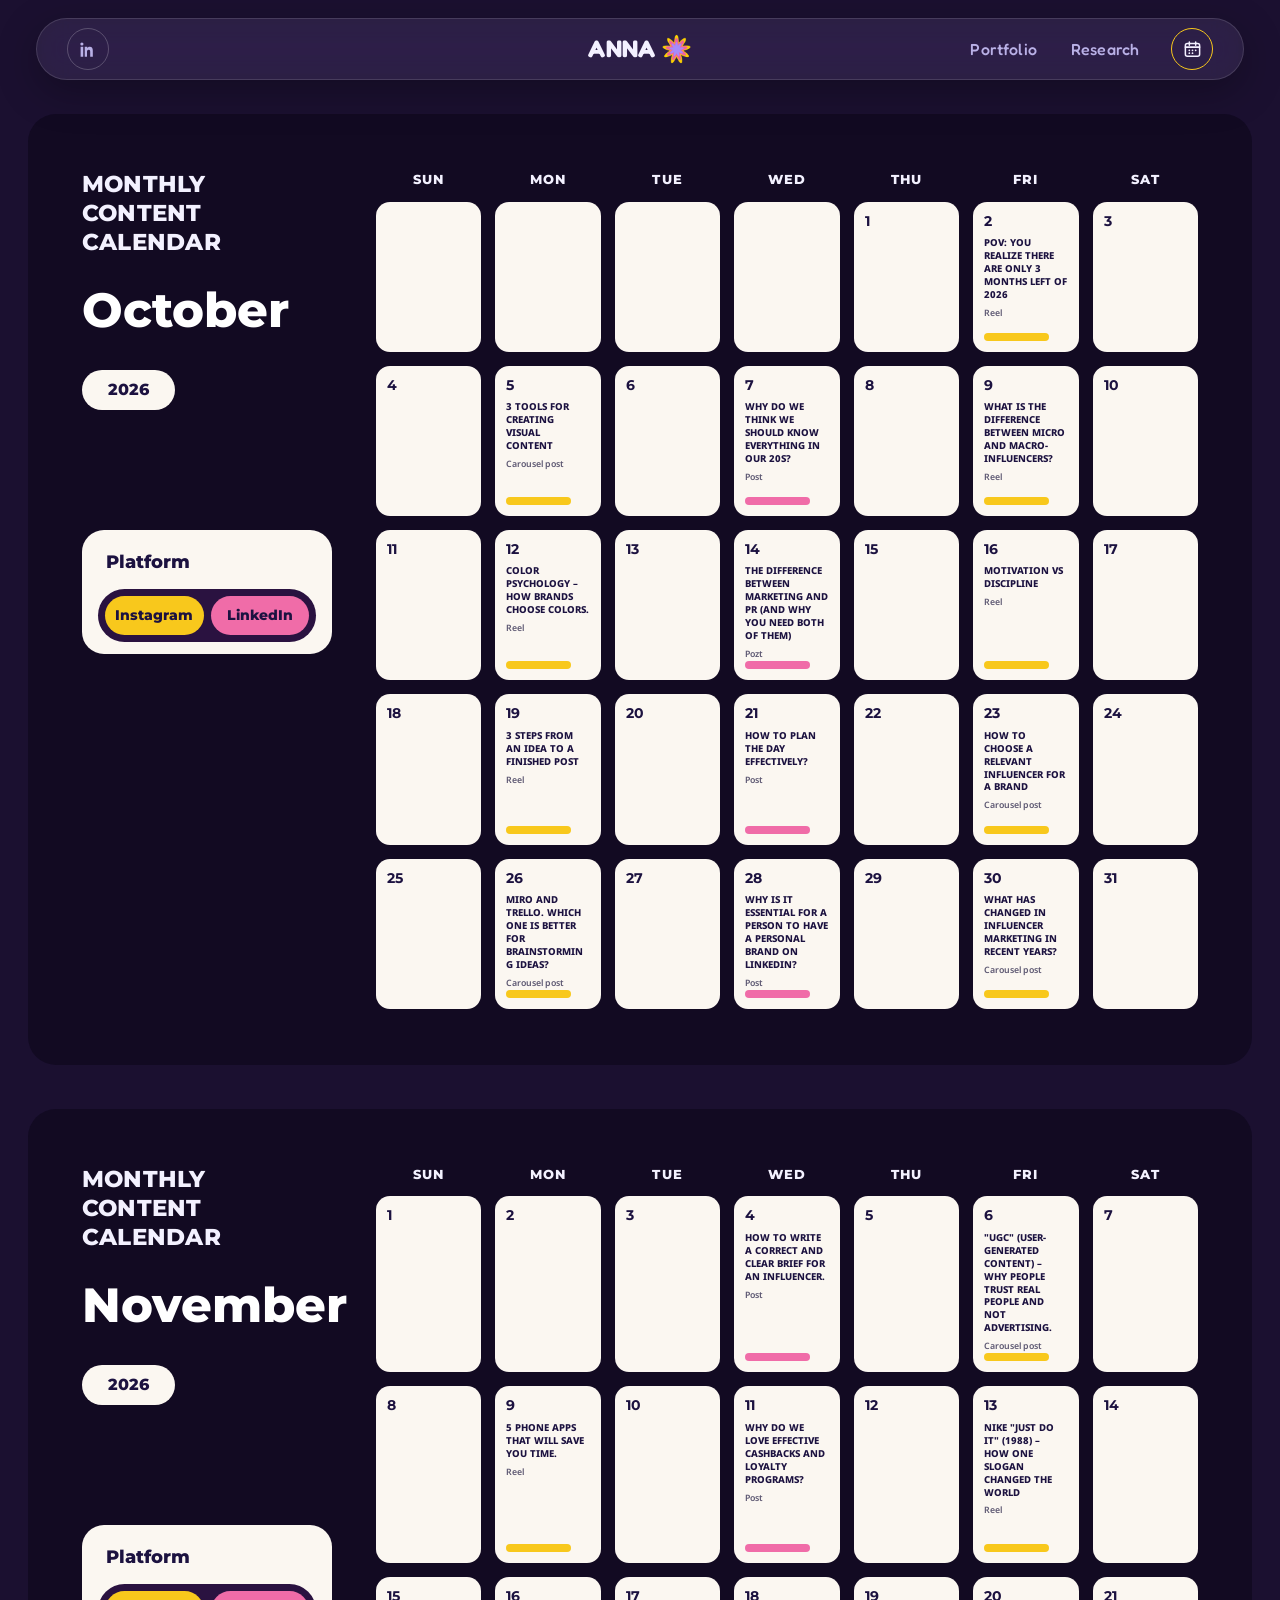
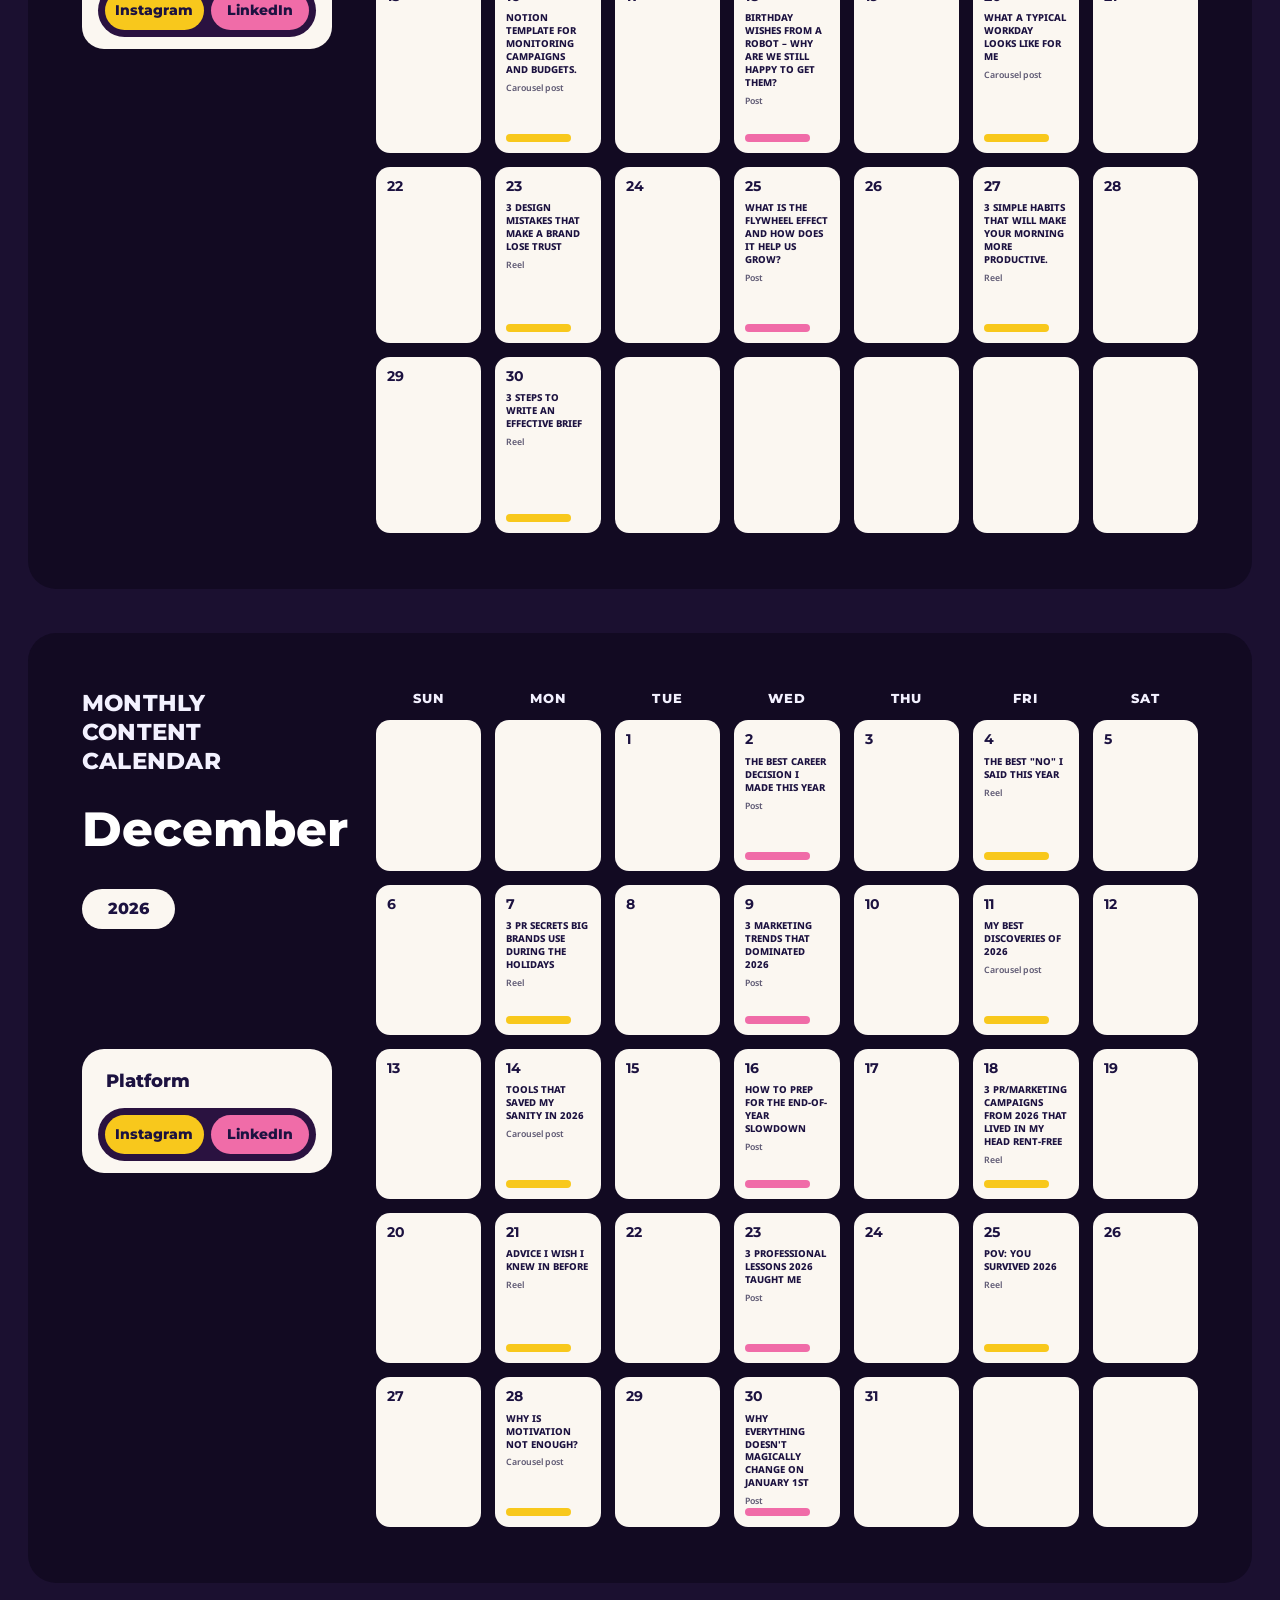
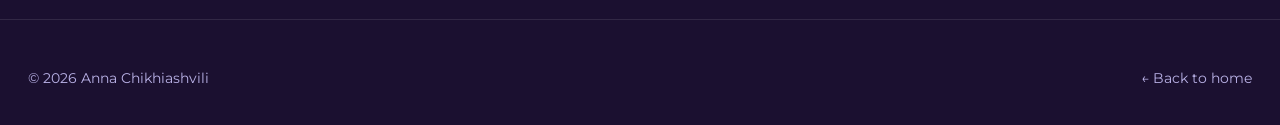
<file: content-calendar.html>
<!DOCTYPE html>
<html lang="en">
<head>
<meta charset="UTF-8" />
<meta name="viewport" content="width=device-width, initial-scale=1.0" />
<title>Content Calendar — Anna Chikhiashvili</title>
<meta name="description" content="Monthly content calendar — Instagram & LinkedIn posting plan." />
<meta name="theme-color" content="#1b1030" />
<meta name="color-scheme" content="dark" />
<link rel="icon" type="image/png" href="aniko-refs/favicon.png" />
<meta property="og:type" content="website" />
<meta property="og:title" content="Content Calendar — Anna Chikhiashvili" />
<meta property="og:description" content="Monthly content calendar — Instagram & LinkedIn posting plan." />
<meta property="og:image" content="https://davit-debug.github.io/aniko-site/aniko-refs/og-anna.jpg" />
<meta property="og:image:width" content="1200" />
<meta property="og:image:height" content="630" />
<meta name="twitter:card" content="summary_large_image" />
<meta name="twitter:image" content="https://davit-debug.github.io/aniko-site/aniko-refs/og-anna.jpg" />
<link rel="canonical" href="https://davit-debug.github.io/aniko-site/content-calendar.html" />
<link rel="preconnect" href="https://fonts.googleapis.com" />
<link rel="preconnect" href="https://fonts.gstatic.com" crossorigin />
<link href="https://fonts.googleapis.com/css2?family=Fredoka:wght@500;600;700&family=Montserrat:wght@400;600;700;800&family=Noto+Sans+Georgian:wght@600;800&display=swap" rel="stylesheet" />
<style>
/* ===========================================================
   ANIKO — Monthly Content Calendar
   Exact replica of the Canva layout: dark navy canvas, white
   rounded day cells, Platform legend (IG yellow / LI pink),
   colored platform bars under each post.
   =========================================================== */
:root{
  --bg:#120a22; --bg-page:#1b1030; --card:#FBF7F1; --legend-dark:#2A1240;
  --ink:#F3F1FF; --ink-dim:#b9b1e6; --ink-dark:#1c1240; --cell-muted:#5d5872; /* darkened for AA contrast on the off-white cells */
  --yellow:#F8C81C; --pink:#F06CA8;
  --line:rgba(255,255,255,.10);
  --font-display:'Fredoka',system-ui,sans-serif;
  --font:'Montserrat',system-ui,sans-serif;
  --font-ka:'Noto Sans Georgian','Montserrat',sans-serif;
  --maxw:1280px;
}
*{box-sizing:border-box}
html{scroll-behavior:smooth}
html,body{margin:0;padding:0}
body{font-family:var(--font);background:var(--bg-page);color:var(--ink);-webkit-font-smoothing:antialiased;overflow-x:hidden;line-height:1.5}
a{color:inherit;text-decoration:none}
.wrap{max-width:var(--maxw);margin:0 auto;padding:0 28px}
:focus-visible{outline:3px solid var(--yellow);outline-offset:3px;border-radius:6px}
.skip{position:absolute;left:-999px;background:var(--yellow);color:#000;padding:10px 16px;border-radius:8px;font-weight:700;z-index:200}
.skip:focus{left:16px;top:16px}

/* ---------- header — floating pill (same as index-aniko) ---------- */
header.nav{position:fixed;top:18px;left:0;right:0;z-index:100;padding:0 clamp(14px,2.8vw,40px);
  transition:top .5s cubic-bezier(.22,.61,.36,1)}
.nav-bar{display:grid;grid-template-columns:1fr auto 1fr;align-items:center;height:62px;padding:0 30px;
  max-width:1400px;margin:0 auto;
  background:rgba(255,255,255,.07);backdrop-filter:blur(16px) saturate(1.4);-webkit-backdrop-filter:blur(16px) saturate(1.4);
  border:1px solid rgba(255,255,255,.13);border-radius:999px;box-shadow:0 12px 40px rgba(0,0,0,.28);
  transition:max-width .55s cubic-bezier(.5,0,.1,1),background .45s,box-shadow .45s,height .45s cubic-bezier(.22,.61,.36,1),column-gap .45s}
/* Aurora scroll morph: the wide pill shrinks to a compact centered dark bar */
header.nav.scrolled{top:14px}
header.nav.scrolled .nav-bar{max-width:760px;height:54px;column-gap:8px;
  background:rgba(12,6,20,.96);border-color:rgba(255,255,255,.07);box-shadow:0 18px 46px rgba(0,0,0,.55)}
header.nav.scrolled .nav-side{gap:22px}
.nav-side{display:flex;align-items:center;gap:30px}
.nav-side.left{justify-content:flex-start}
.nav-side.right{justify-content:flex-end}
.nav-side a{font-family:var(--font-display);font-size:1rem;font-weight:500;color:var(--ink-dim);letter-spacing:.01em;padding:10px 2px;transition:color .15s}
.nav-side a:hover,.nav-side a.active{color:var(--ink)}
.nav-ic{display:grid;place-items:center;width:42px;height:42px;border-radius:50%;border:1.5px solid rgba(255,255,255,.22);color:var(--ink);padding:0!important;transition:border-color .2s,background .2s,transform .3s}
.nav-ic svg{width:19px;height:19px}
.nav-ic.active{border-color:var(--yellow);color:var(--yellow)}
.nav-ic:hover{border-color:var(--yellow);background:rgba(255,255,255,.06);transform:translateY(-1px)}
.brand{grid-column:2;justify-self:center;display:flex;align-items:center;gap:.22em;font-family:var(--font-display);font-weight:700;font-size:1.5rem;letter-spacing:.01em;color:var(--ink);white-space:nowrap}
.brand .logo-mark{height:1.3em;width:auto;display:block;transition:transform .5s cubic-bezier(.22,.61,.36,1)}
.brand:hover .logo-mark{transform:rotate(60deg)}
/* Aurora-style brand: letters wave on hover; on scroll only "A" + logo remain */
.b-ltrs{display:inline-flex;align-items:baseline}
.b-ltrs .ltr{display:inline-block;transition:transform .33s cubic-bezier(.34,1.56,.64,1)}
.brand:hover .ltr{transform:translateY(-6px)}
.b-rest{display:inline-flex;overflow:hidden;max-width:4em;opacity:1;
  transition:max-width .45s cubic-bezier(.5,0,.1,1),opacity .3s ease}
header.nav.scrolled .b-rest{max-width:0;opacity:0}
/* Aurora-style custom cursor */
.cursor-dot{position:fixed;left:0;top:0;width:13px;height:13px;border-radius:50%;background:var(--yellow);
  pointer-events:none;z-index:9999;transform:translate(-50%,-50%) scale(1);opacity:0;
  transition:opacity .25s ease;will-change:transform}
.cursor-dot.on{opacity:.9}
.cursor-dot.grow{background:var(--pink)}
@media(pointer:coarse){.cursor-dot{display:none}}
.burger{display:none;justify-self:end;grid-column:3;background:none;border:0;color:var(--ink);cursor:pointer;padding:8px}
.burger svg{width:26px;height:26px}
.nav-mobile{display:none}

/* ---------- calendar board ("Canva page") ---------- */
main{padding-top:78px}
.board{background:var(--bg);border-radius:28px;padding:56px 54px;margin:36px 0;
  display:grid;grid-template-columns:250px 1fr;gap:44px;align-items:start}
.board + .board{margin-top:44px}

/* left column */
.side h2{font-family:var(--font);font-weight:800;font-size:1.45rem;letter-spacing:.01em;margin:0;color:var(--ink);text-transform:uppercase;line-height:1.25}
.side .month{font-family:var(--font);font-weight:800;font-size:clamp(2.2rem,4vw,3rem);margin:.35em 0 .5em;color:#fff}
.year-pill{display:inline-block;background:var(--card);color:var(--ink-dark);font-weight:800;font-size:1rem;
  padding:8px 26px;border-radius:999px}
.legend{background:var(--card);border-radius:22px;padding:18px 16px 12px;margin-top:120px;max-width:250px}
.legend .t{font-family:var(--font);font-weight:800;font-size:1.15rem;color:var(--ink-dark);margin:0 0 14px 8px}
.legend-pills{background:var(--legend-dark);border-radius:999px;padding:7px;display:flex;gap:7px}
.legend-pills span{flex:1;text-align:center;font-weight:800;font-size:.86rem;color:var(--ink-dark);padding:9px 6px;border-radius:999px}
.legend-pills .ig{background:var(--yellow)}
.legend-pills .li{background:var(--pink)}

/* grid */
.cal-scroll{overflow-x:auto;-webkit-overflow-scrolling:touch;min-width:0;max-width:100%} /* min-width:0 lets it shrink inside the board grid */
.cal{min-width:720px}
.cal-head{display:grid;grid-template-columns:repeat(7,minmax(0,1fr));gap:14px;margin-bottom:12px}
.cal-head div{text-align:center;font-weight:800;font-size:.82rem;letter-spacing:.08em;color:var(--ink)}
.cal-grid{display:grid;grid-template-columns:repeat(7,minmax(0,1fr));grid-auto-rows:1fr;gap:14px}
.cell{background:var(--card);border-radius:14px;min-height:118px;padding:9px 11px 11px;
  display:flex;flex-direction:column;color:var(--ink-dark)}
.cell.empty{background:var(--card);opacity:1}
.cell .d{font-weight:700;font-size:.85rem;color:var(--ink-dark)}
.cell .post-t{font-family:var(--font-ka);font-weight:800;font-size:.6rem;line-height:1.35;margin-top:6px;text-transform:uppercase;overflow-wrap:break-word;min-width:0}
.cell .post-k{font-family:var(--font-ka);font-weight:600;font-size:.55rem;color:var(--cell-muted);margin-top:5px}
.cell .bar{height:8px;border-radius:999px;width:78%;margin-top:auto}
.cell .bar.ig{background:var(--yellow)}
.cell .bar.li{background:var(--pink)}
.cell.has{transition:transform .35s cubic-bezier(.22,.61,.36,1),box-shadow .35s}
.sr{position:absolute;width:1px;height:1px;padding:0;margin:-1px;overflow:hidden;clip:rect(0 0 0 0);white-space:nowrap;border:0}
.cell.has:hover{transform:translateY(-4px);box-shadow:0 14px 30px rgba(0,0,0,.35)}

/* ---------- motion (site vocabulary) ---------- */
.m{opacity:0}
.m-float.in{animation:floatIn .8s cubic-bezier(.22,.61,.36,1) var(--d,0s) both}
@keyframes floatIn{0%{opacity:0;transform:translateY(30px)}100%{opacity:1;transform:translateY(0)}}

/* ---------- footer ---------- */
footer{padding:48px 0 36px;border-top:1px solid var(--line);margin-top:30px}
.foot-in{display:flex;justify-content:space-between;gap:16px;flex-wrap:wrap;color:var(--ink-dim);font-size:.85rem}

/* ---------- responsive ---------- */
/* board stacks earlier — at 1024 the side column squeezed the grid until SAT clipped */
@media(max-width:1120px){
  .board{grid-template-columns:1fr;padding:34px 24px;gap:22px}
  .legend{margin-top:14px}
  .side .month{margin-bottom:.3em}
}
@media(max-width:760px){
  .nav-side{display:none}
  .burger{display:inline-flex}
  .nav-mobile.open{display:flex;flex-direction:column;position:absolute;top:74px;left:clamp(14px,2.8vw,40px);right:clamp(14px,2.8vw,40px);background:rgba(27,16,48,.97);border:1px solid var(--line);border-radius:22px;padding:18px 26px;gap:16px;box-shadow:0 18px 50px rgba(0,0,0,.5)}
  .nav-mobile a{font-family:var(--font-display);font-size:1.12rem;font-weight:500;color:var(--ink)}
}
@media(max-width:600px){
  .wrap{padding:0 16px}
}
@media(prefers-reduced-motion:reduce){
  html{scroll-behavior:auto}
  *{animation:none!important;transition:none!important}
  .m{opacity:1!important}
}
</style>
</head>
<body>
<a class="skip" href="#main">Skip to content</a>

<header class="nav" id="nav">
  <div class="nav-bar">
    <nav class="nav-side left" id="navleft" aria-label="Social">
      <a class="nav-ic" href="https://www.linkedin.com/in/anna-chikhiashvili-153876253/" target="_blank" rel="noopener" aria-label="LinkedIn">
        <svg viewBox="0 0 24 24" fill="currentColor" aria-hidden="true"><path d="M6.94 5a2 2 0 1 1-4 0 2 2 0 0 1 4 0zM3.3 8.5h3.3V21H3.3V8.5zm5.2 0h3.16v1.7h.05c.44-.83 1.5-1.7 3.1-1.7 3.3 0 3.9 2.17 3.9 5V21h-3.3v-5.6c0-1.34-.03-3.06-1.87-3.06-1.87 0-2.16 1.46-2.16 2.96V21H8.5V8.5z"/></svg>
      </a>
    </nav>
    <a href="index.html" class="brand"><span class="sr">ANNA</span><span class="b-ltrs" aria-hidden="true"><span class="ltr">A</span><span class="b-rest"><span class="ltr" style="transition-delay:.045s">N</span><span class="ltr" style="transition-delay:.09s">N</span><span class="ltr" style="transition-delay:.135s">A</span></span></span><img class="logo-mark" src="aniko-refs/logo-mark.png" alt="" width="192" height="192" /></a>
    <nav class="nav-side right" id="navright" aria-label="Primary">
      <a href="portfolio.html">Portfolio</a>
      <a href="research.html">Research</a>
      <a class="nav-ic active" href="content-calendar.html" aria-current="page" aria-label="Content Calendar">
        <svg viewBox="0 0 24 24" fill="none" stroke="currentColor" stroke-width="1.9" aria-hidden="true"><rect x="3" y="4.5" width="18" height="16" rx="2.5"/><path d="M3 9h18M8 2.5v4M16 2.5v4" stroke-linecap="round"/><circle cx="8" cy="13" r="1.1" fill="currentColor" stroke="none"/><circle cx="12" cy="13" r="1.1" fill="currentColor" stroke="none"/><circle cx="16" cy="13" r="1.1" fill="currentColor" stroke="none"/><circle cx="8" cy="16.6" r="1.1" fill="currentColor" stroke="none"/><circle cx="12" cy="16.6" r="1.1" fill="currentColor" stroke="none"/></svg>
      </a>
    </nav>
    <button class="burger" id="burger" aria-label="Menu" aria-expanded="false">
      <svg viewBox="0 0 24 24" fill="none" stroke="currentColor" stroke-width="2.2" stroke-linecap="round"><line x1="3" y1="7" x2="21" y2="7"/><line x1="3" y1="12" x2="21" y2="12"/><line x1="3" y1="17" x2="21" y2="17"/></svg>
    </button>
  </div>
  <nav class="nav-mobile" id="navmobile" aria-label="Menu">
    <a href="portfolio.html">Portfolio</a>
    <a href="research.html">Research</a>
    <a href="content-calendar.html" class="active" aria-current="page">Content Calendar</a>
    <a href="https://www.linkedin.com/in/anna-chikhiashvili-153876253/" target="_blank" rel="noopener">LinkedIn</a>
  </nav>
</header>

<main id="main">
  <h1 class="sr">Monthly Content Calendar — Anna Chikhiashvili</h1>
  <div class="wrap" id="boards"><!-- months render here --></div>
</main>

<footer>
  <div class="wrap foot-in">
    <span>© 2026 Anna Chikhiashvili</span>
    <a href="index.html">← Back to home</a>
  </div>
</footer>

<script>
/* ============================================================
   CONTENT DATA — ედიტირებადი ნაწილი.
   p: 'ig' = Instagram (ყვითელი) · 'li' = LinkedIn (ვარდისფერი)
   k: პოსტის ტიპი (ვიდეო პოსტი / კარუსელი პოსტი / პოსტი)
   ============================================================ */
var CAL = [
  {
    name: 'October', year: 2026, month: 9, // JS month index (9 = October)
    entries: {
      2:  { t: 'POV: YOU REALIZE THERE ARE ONLY 3 MONTHS LEFT OF 2026', k: 'Reel', p: 'ig' },
      5:  { t: '3 TOOLS FOR CREATING VISUAL CONTENT', k: 'Carousel post', p: 'ig' },
      7:  { t: 'WHY DO WE THINK WE SHOULD KNOW EVERYTHING IN OUR 20S?', k: 'Post', p: 'li' },
      9:  { t: 'WHAT IS THE DIFFERENCE BETWEEN MICRO AND MACRO-INFLUENCERS?', k: 'Reel', p: 'ig' },
      12: { t: 'COLOR PSYCHOLOGY – HOW BRANDS CHOOSE COLORS.', k: 'Reel', p: 'ig' },
      14: { t: 'THE DIFFERENCE BETWEEN MARKETING AND PR (AND WHY YOU NEED BOTH OF THEM)', k: 'Pozt', p: 'li' },
      16: { t: 'MOTIVATION VS DISCIPLINE', k: 'Reel', p: 'ig' },
      19: { t: '3 STEPS FROM AN IDEA TO A FINISHED POST', k: 'Reel', p: 'ig' },
      21: { t: 'HOW TO PLAN THE DAY EFFECTIVELY?', k: 'Post', p: 'li' },
      23: { t: 'HOW TO CHOOSE A RELEVANT INFLUENCER FOR A BRAND', k: 'Carousel post', p: 'ig' },
      26: { t: 'MIRO AND TRELLO. WHICH ONE IS BETTER FOR BRAINSTORMING IDEAS?', k: 'Carousel post', p: 'ig' },
      28: { t: 'WHY IS IT ESSENTIAL FOR A PERSON TO HAVE A PERSONAL BRAND ON LINKEDIN?', k: 'Post', p: 'li' },
      30: { t: 'WHAT HAS CHANGED IN INFLUENCER MARKETING IN RECENT YEARS?', k: 'Carousel post', p: 'ig' }
    }
  },
  {
    name: 'November', year: 2026, month: 10,
    entries: {
      4:  { t: 'HOW TO WRITE A CORRECT AND CLEAR BRIEF FOR AN INFLUENCER.', k: 'Post', p: 'li' },
      6:  { t: '"UGC" (USER-GENERATED CONTENT) – WHY PEOPLE TRUST REAL PEOPLE AND NOT ADVERTISING.', k: 'Carousel post', p: 'ig' },
      9:  { t: '5 PHONE APPS THAT WILL SAVE YOU TIME.', k: 'Reel', p: 'ig' },
      11: { t: 'WHY DO WE LOVE EFFECTIVE CASHBACKS AND LOYALTY PROGRAMS?', k: 'Post', p: 'li' },
      13: { t: 'NIKE "JUST DO IT" (1988) – HOW ONE SLOGAN CHANGED THE WORLD', k: 'Reel', p: 'ig' },
      16: { t: 'NOTION TEMPLATE FOR MONITORING CAMPAIGNS AND BUDGETS.', k: 'Carousel post', p: 'ig' },
      18: { t: 'BIRTHDAY WISHES FROM A ROBOT – WHY ARE WE STILL HAPPY TO GET THEM?', k: 'Post', p: 'li' },
      20: { t: 'WHAT A TYPICAL WORKDAY LOOKS LIKE FOR ME', k: 'Carousel post', p: 'ig' },
      23: { t: '3 DESIGN MISTAKES THAT MAKE A BRAND LOSE TRUST', k: 'Reel', p: 'ig' },
      25: { t: 'WHAT IS THE FLYWHEEL EFFECT AND HOW DOES IT HELP US GROW?', k: 'Post', p: 'li' },
      27: { t: '3 SIMPLE HABITS THAT WILL MAKE YOUR MORNING MORE PRODUCTIVE.', k: 'Reel', p: 'ig' },
      30: { t: '3 STEPS TO WRITE AN EFFECTIVE BRIEF', k: 'Reel', p: 'ig' }
    }
  },
  {
    name: 'December', year: 2026, month: 11,
    entries: {
      2:  { t: 'THE BEST CAREER DECISION I MADE THIS YEAR', k: 'Post', p: 'li' },
      4:  { t: 'THE BEST "NO" I SAID THIS YEAR', k: 'Reel', p: 'ig' },
      7:  { t: '3 PR SECRETS BIG BRANDS USE DURING THE HOLIDAYS', k: 'Reel', p: 'ig' },
      9:  { t: '3 MARKETING TRENDS THAT DOMINATED 2026', k: 'Post', p: 'li' },
      11: { t: 'MY BEST DISCOVERIES OF 2026', k: 'Carousel post', p: 'ig' },
      14: { t: 'TOOLS THAT SAVED MY SANITY IN 2026', k: 'Carousel post', p: 'ig' },
      16: { t: 'HOW TO PREP FOR THE END-OF-YEAR SLOWDOWN', k: 'Post', p: 'li' },
      18: { t: '3 PR/MARKETING CAMPAIGNS FROM 2026 THAT LIVED IN MY HEAD RENT-FREE', k: 'Reel', p: 'ig' },
      21: { t: 'ADVICE I WISH I KNEW IN BEFORE', k: 'Reel', p: 'ig' },
      23: { t: '3 PROFESSIONAL LESSONS 2026 TAUGHT ME', k: 'Post', p: 'li' },
      25: { t: 'POV: YOU SURVIVED 2026', k: 'Reel', p: 'ig' },
      28: { t: 'WHY IS MOTIVATION NOT ENOUGH?', k: 'Carousel post', p: 'ig' },
      30: { t: "WHY EVERYTHING DOESN'T MAGICALLY CHANGE ON JANUARY 1ST", k: 'Post', p: 'li' }
    }
  }
];

(function(){
  var DAYS = ['SUN','MON','TUE','WED','THU','FRI','SAT'];
  var root = document.getElementById('boards');

  CAL.forEach(function(mo, mi){
    var first = new Date(mo.year, mo.month, 1).getDay();          // weekday of the 1st
    var dim   = new Date(mo.year, mo.month + 1, 0).getDate();     // days in month
    var rows  = Math.ceil((first + dim) / 7);

    var board = document.createElement('section');
    board.className = 'board m m-float';
    board.style.setProperty('--d', (mi * .08) + 's');

    /* left column */
    var side = document.createElement('div');
    side.className = 'side';
    side.innerHTML =
      '<h2>Monthly Content Calendar<span class="sr"> — ' + mo.name + ' ' + mo.year + '</span></h2>' +
      '<div class="month">' + mo.name + '</div>' +
      '<span class="year-pill">' + mo.year + '</span>' +
      '<div class="legend"><p class="t">Platform</p>' +
      '<div class="legend-pills"><span class="ig">Instagram</span><span class="li">LinkedIn</span></div></div>';
    board.appendChild(side);

    /* calendar */
    var scroll = document.createElement('div');
    scroll.className = 'cal-scroll';
    scroll.setAttribute('tabindex','0');
    scroll.setAttribute('role','region');
    scroll.setAttribute('aria-label', mo.name + ' ' + mo.year + ' calendar');
    var cal = document.createElement('div');
    cal.className = 'cal';

    var head = document.createElement('div');
    head.className = 'cal-head';
    DAYS.forEach(function(d){ var c = document.createElement('div'); c.textContent = d; head.appendChild(c); });
    cal.appendChild(head);

    var grid = document.createElement('div');
    grid.className = 'cal-grid';
    var total = rows * 7;
    for (var i = 0; i < total; i++){
      var day = i - first + 1;
      var cell = document.createElement('div');
      if (day < 1 || day > dim){
        cell.className = 'cell empty';
      } else {
        var e = mo.entries[day];
        cell.className = 'cell' + (e ? ' has' : '');
        var html = '<span class="d">' + day + '</span>';
        if (e){
          var pName = e.p === 'ig' ? 'Instagram' : 'LinkedIn';
          html += '<span class="post-t" lang="ka">' + e.t + '</span>' +
                  '<span class="post-k" lang="ka">' + e.k + '</span>' +
                  '<span class="bar ' + e.p + '"><span class="sr">' + pName + '</span></span>';
        }
        cell.innerHTML = html;
      }
      grid.appendChild(cell);
    }
    cal.appendChild(grid);
    scroll.appendChild(cal);
    board.appendChild(scroll);
    root.appendChild(board);
  });

  /* entrance reveal */
  var io = new IntersectionObserver(function(es){
    es.forEach(function(en){ if(en.isIntersecting){ en.target.classList.add('in'); io.unobserve(en.target); } });
  }, {threshold:.06});
  document.querySelectorAll('.m').forEach(function(el){ io.observe(el); });

  /* mobile nav */
  var burger = document.getElementById('burger'), menu = document.getElementById('navmobile');
  burger.setAttribute('aria-controls','navmobile');
  function closeMenu(){ menu.classList.remove('open'); burger.setAttribute('aria-expanded','false'); }
  burger.addEventListener('click', function(){
    var open = menu.classList.toggle('open'); burger.setAttribute('aria-expanded', open);
  });
  menu.addEventListener('click', function(e){ if(e.target.closest('a')) closeMenu(); });
  document.addEventListener('keydown', function(e){ if(e.key==='Escape') closeMenu(); });

  /* nav scrolled state (parity with homepage) */
  var nav = document.querySelector('header.nav');
  var onScroll = function(){ nav.classList.toggle('scrolled', window.scrollY>20); };
  onScroll(); window.addEventListener('scroll', onScroll, {passive:true});

  /* Aurora-style custom cursor (desktop fine-pointer only) */
  if(window.matchMedia('(pointer:fine)').matches && !window.matchMedia('(prefers-reduced-motion: reduce)').matches){
    var dot=document.createElement('div');
    dot.className='cursor-dot'; dot.setAttribute('aria-hidden','true');
    document.body.appendChild(dot);
    var cx=innerWidth/2, cy=innerHeight/2, tx=cx, ty=cy, shown=false, scale=1;
    document.addEventListener('mousemove',function(e){
      tx=e.clientX; ty=e.clientY;
      if(!shown){ cx=tx; cy=ty; dot.classList.add('on'); shown=true; }
    },{passive:true});
    document.addEventListener('mouseleave',function(){ dot.classList.remove('on'); shown=false; });
    document.addEventListener('mouseover',function(e){
      var hit=e.target.closest('a,button,[role=button],input,textarea,label');
      scale=hit?2:1; dot.classList.toggle('grow',!!hit);
    });
    (function loop(){
      cx+=(tx-cx)*.22; cy+=(ty-cy)*.22;
      dot.style.transform='translate('+(cx-6.5)+'px,'+(cy-6.5)+'px) scale('+scale+')';
      requestAnimationFrame(loop);
    })();
  }
})();
</script>
</body>
</html>
</file>
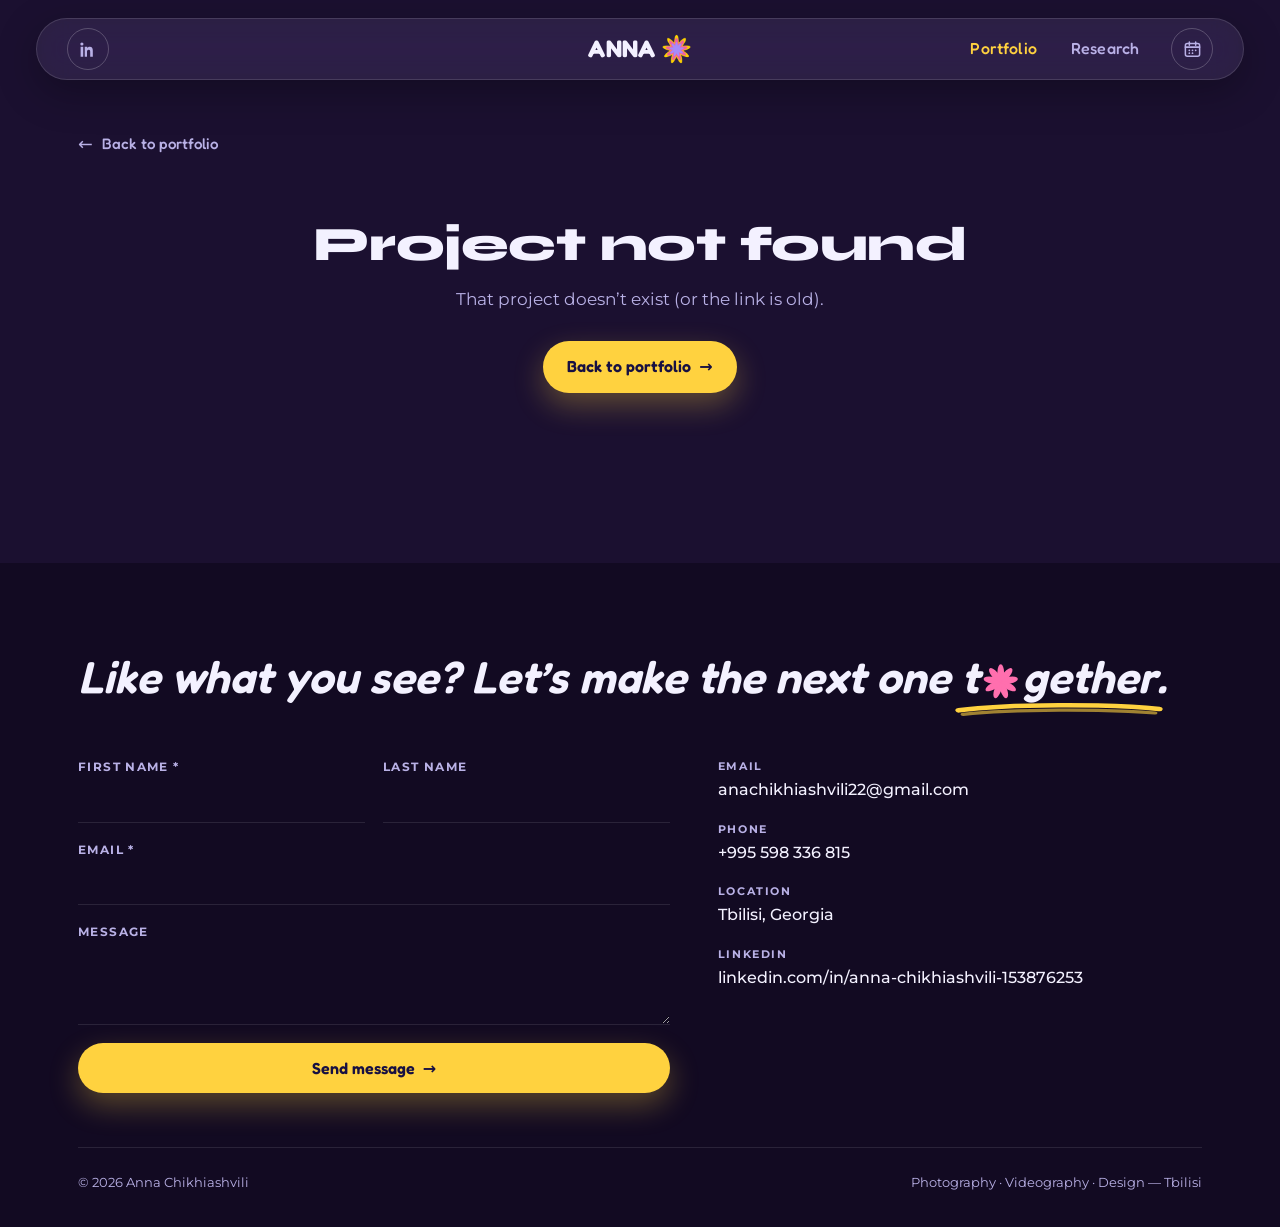
<file: project.html>
<!DOCTYPE html>
<html lang="en">
<head>
<meta charset="UTF-8" />
<meta name="viewport" content="width=device-width, initial-scale=1.0" />
<title>Project — Anna Chikhiashvili</title>
<meta name="description" content="A project by Anna Chikhiashvili — photography, videography & graphic design." />
<meta name="theme-color" content="#1b1030" />
<meta name="color-scheme" content="dark" />
<link rel="icon" type="image/png" href="aniko-refs/favicon.png" />
<meta property="og:type" content="website" />
<meta property="og:title" content="Project — Anna Chikhiashvili" />
<meta property="og:description" content="A project by Anna Chikhiashvili — photography, videography & graphic design." />
<meta property="og:image" content="https://davit-debug.github.io/aniko-site/aniko-refs/og-anna.jpg" />
<meta property="og:image:width" content="1200" />
<meta property="og:image:height" content="630" />
<meta name="twitter:card" content="summary_large_image" />
<meta name="twitter:image" content="https://davit-debug.github.io/aniko-site/aniko-refs/og-anna.jpg" />
<link rel="preconnect" href="https://fonts.googleapis.com" />
<link rel="preconnect" href="https://fonts.gstatic.com" crossorigin />
<link href="https://fonts.googleapis.com/css2?family=Fredoka:wght@400;500;600;700&family=Montserrat:wght@400;500;700;800&family=Syne:wght@700;800&display=swap" rel="stylesheet" />
<link rel="stylesheet" href="aniko-portfolio.css" />
<style>
.pr-wrap{max-width:var(--maxw);margin:0 auto;padding:130px 28px 0}
.pr-back{display:inline-flex;align-items:center;gap:9px;font-family:var(--font-display);font-weight:500;font-size:.95rem;color:var(--ink-dim);margin-bottom:22px;transition:color .2s,gap .25s}
.pr-back:hover{color:var(--yellow);gap:13px}
.pr-back .a{font-size:1.1rem}
.pr-grid{display:grid;grid-template-columns:1.15fr .85fr;gap:40px;align-items:start}
.pr-media{position:relative;border-radius:var(--r-lg);overflow:hidden;border:1px solid var(--line);background:var(--surface);box-shadow:var(--shadow)}
.pr-media img.cover{width:100%;height:auto;display:block}
.pr-embed{position:relative;width:100%;aspect-ratio:16/9}
.pr-embed iframe{position:absolute;inset:0;width:100%;height:100%;border:0}
.pr-video{background:#000;display:flex;justify-content:center;align-items:center}
.pr-video video{width:auto;max-width:100%;max-height:80vh;display:block;background:#000}
.pr-vidph{position:relative;aspect-ratio:16/9;background:#000}
.pr-vidph img{width:100%;height:100%;object-fit:cover;opacity:.7}
.pr-vidph .ply{position:absolute;left:50%;top:50%;transform:translate(-50%,-50%);width:84px;height:84px;border-radius:50%;background:rgba(255,255,255,.16);backdrop-filter:blur(6px);border:1.5px solid rgba(255,255,255,.55);display:grid;place-items:center}
.pr-vidph .ply svg{width:30px;height:30px;fill:#fff;margin-left:4px}
.pr-vidph .soon{position:absolute;left:0;right:0;bottom:0;text-align:center;padding:34px 16px 16px;background:linear-gradient(to top,rgba(13,6,24,.92),transparent);font-family:var(--font-display);font-weight:500;font-size:.95rem;color:var(--ink-dim)}
.pr-info{position:sticky;top:110px}
.pr-eyebrow{font-size:.74rem;font-weight:800;letter-spacing:.2em;text-transform:uppercase;margin-bottom:12px}
.pr-title{font-family:var(--font-wide);font-weight:900;font-style:italic;font-size:clamp(2.2rem,5vw,3.6rem);line-height:1.04}
.pr-desc{color:var(--ink-dim);font-size:1.08rem;line-height:1.8;margin-top:22px}
.pr-cta{margin-top:26px}
.pr-gallery{display:grid;grid-template-columns:repeat(4,1fr);gap:12px;margin-top:18px}
.pr-gallery button{padding:0;border:1px solid var(--line);border-radius:var(--r-md);overflow:hidden;cursor:pointer;background:var(--surface);aspect-ratio:1}
.pr-gallery img{width:100%;height:100%;object-fit:cover;transition:transform .5s}
.pr-gallery button:hover img{transform:scale(1.07)}

/* campaign reels — Instagram collaboration cards */
.pr-reels{margin:64px 0 0;padding-top:40px;border-top:1px dashed var(--line)}
.pr-reels-h{font-family:var(--font-wide);font-weight:900;font-style:italic;font-size:clamp(1.5rem,3.4vw,2.2rem);line-height:1.05;color:var(--ink);margin:0}
.pr-reels-sub{color:var(--ink-dim);font-size:1rem;line-height:1.7;margin:12px 0 26px;max-width:62ch}
.pr-reels-grid{display:grid;grid-template-columns:repeat(auto-fill,minmax(212px,1fr));gap:14px}
.pr-reel{display:flex;flex-direction:column;gap:15px;padding:18px;border:1px solid var(--line);border-radius:var(--r-md);background:var(--surface);transition:transform .3s,border-color .25s,background .25s}
.pr-reel:hover{transform:translateY(-4px);border-color:var(--coral);background:rgba(255,90,77,.06)}
.pr-reel .ig{width:32px;height:32px;border-radius:9px;display:grid;place-items:center;color:#fff;background:linear-gradient(135deg,#feda75,#d62976 48%,#962fbf 80%,#4f5bd5);flex:none}
.pr-reel .ig svg{width:18px;height:18px}
.pr-reel .h{font-family:var(--font-display);font-weight:600;font-size:1.02rem;color:var(--ink);word-break:break-word;line-height:1.3}
.pr-reel .h .at{color:var(--coral)}
.pr-reel .w{margin-top:auto;display:inline-flex;align-items:center;gap:7px;font-family:var(--font);font-weight:700;font-size:.72rem;letter-spacing:.14em;text-transform:uppercase;color:var(--ink-dim);transition:gap .25s,color .25s}
.pr-reel:hover .w{color:var(--coral);gap:11px}
@media(max-width:600px){.pr-reels-grid{grid-template-columns:repeat(auto-fill,minmax(148px,1fr))}}

.pr-nav{display:flex;justify-content:space-between;gap:14px;margin:60px 0 0;padding-top:26px;border-top:1px dashed var(--line)}
.pr-nav a{display:flex;flex-direction:column;gap:4px;max-width:46%;color:var(--ink-dim);transition:color .2s}
.pr-nav a:hover{color:var(--ink)}
.pr-nav .dir{font-family:var(--font);font-size:.7rem;letter-spacing:.16em;text-transform:uppercase;font-weight:700}
.pr-nav .nm{font-family:var(--font-syne);font-weight:700;font-size:1.15rem;color:var(--ink)}
.pr-nav a.next{align-items:flex-end;text-align:right;margin-left:auto}

/* fixed prev/next WORK arrows on both sides */
.pr-side{position:fixed;top:50%;transform:translateY(-50%);z-index:90;display:flex;align-items:center;text-decoration:none}
.pr-side.prev{left:16px}
.pr-side.next{right:16px;flex-direction:row-reverse}
.pr-side .ic{width:56px;height:56px;flex:none;border-radius:50%;display:grid;place-items:center;background:rgba(255,255,255,.06);border:1.5px solid var(--line);color:var(--ink);backdrop-filter:blur(10px);-webkit-backdrop-filter:blur(10px);box-shadow:0 10px 30px rgba(0,0,0,.35);transition:background .25s,border-color .25s,color .25s,transform .3s}
.pr-side .ic svg{width:24px;height:24px}
.pr-side .lbl{max-width:0;overflow:hidden;white-space:nowrap;opacity:0;font-family:var(--font-display);font-weight:600;font-size:.92rem;color:var(--ink);transition:max-width .4s cubic-bezier(.22,.61,.36,1),opacity .3s,padding .4s}
.pr-side:hover .ic{background:var(--yellow);border-color:var(--yellow);color:var(--ink-dark);transform:scale(1.06)}
.pr-side.prev:hover .lbl{max-width:30vw;opacity:1;padding:0 8px 0 12px}
.pr-side.next:hover .lbl{max-width:30vw;opacity:1;padding:0 12px 0 8px}
.pr-side:focus-visible{outline:none}
.pr-side:focus-visible .ic{outline:3px solid var(--yellow);outline-offset:3px}
@media(max-width:860px){
  .pr-side .ic{width:46px;height:46px}
  .pr-side.prev{left:8px}.pr-side.next{right:8px}
  .pr-side .lbl{display:none}
}
@media(max-width:600px){.pr-side{top:auto;bottom:18px;transform:none}.pr-side .ic{width:44px;height:44px}}


/* lightbox for gallery */
.lb{position:fixed;inset:0;background:rgba(13,6,24,.97);backdrop-filter:blur(18px);-webkit-backdrop-filter:blur(18px);display:flex;align-items:center;justify-content:center;z-index:9000;padding:40px 20px;opacity:0;pointer-events:none;transition:opacity .3s}
.lb.open{opacity:1;pointer-events:auto}
.lb img{max-width:min(1000px,94vw);max-height:84vh;border-radius:var(--r-lg);box-shadow:0 40px 100px -20px rgba(0,0,0,.7)}
.lb-close{position:fixed;top:24px;right:24px;width:52px;height:52px;border-radius:50%;background:var(--yellow);color:#171042;border:none;cursor:pointer;font-size:22px;font-weight:bold;display:grid;place-items:center;z-index:9100}
.lb-nav{position:fixed;top:50%;transform:translateY(-50%);z-index:9100;width:54px;height:54px;border-radius:50%;background:rgba(255,255,255,.1);border:1.5px solid rgba(255,255,255,.4);color:#fff;cursor:pointer;display:grid;place-items:center;backdrop-filter:blur(8px);-webkit-backdrop-filter:blur(8px);transition:background .25s,border-color .25s,transform .3s,color .25s}
.lb-nav svg{width:26px;height:26px}
.lb-nav.prev{left:24px}.lb-nav.next{right:24px}
.lb-nav:hover{background:var(--yellow);border-color:var(--yellow);color:#171042;transform:translateY(-50%) scale(1.08)}
.lb-nav[hidden]{display:none}
@media(max-width:600px){.lb-nav{width:46px;height:46px}.lb-nav.prev{left:10px}.lb-nav.next{right:10px}}

@media(max-width:860px){
  .pr-grid{grid-template-columns:1fr;gap:26px}
  .pr-info{position:static}
}
@media(max-width:600px){
  .pr-wrap{padding-top:108px}
  .pr-gallery{grid-template-columns:repeat(3,1fr)}
}

</style>
</head>
<body>
<a class="skip" href="#main">Skip to content</a>
<div class="scrollbar" id="scrollbar" aria-hidden="true"></div>

<header class="nav" id="nav">
  <div class="nav-bar">
    <nav class="nav-side left" id="navleft" aria-label="Social">
      <a class="nav-ic" href="https://www.linkedin.com/in/anna-chikhiashvili-153876253/" target="_blank" rel="noopener" aria-label="LinkedIn"><svg viewBox="0 0 24 24" fill="currentColor" aria-hidden="true"><path d="M6.94 5a2 2 0 1 1-4 0 2 2 0 0 1 4 0zM3.3 8.5h3.3V21H3.3V8.5zm5.2 0h3.16v1.7h.05c.44-.83 1.5-1.7 3.1-1.7 3.3 0 3.9 2.17 3.9 5V21h-3.3v-5.6c0-1.34-.03-3.06-1.87-3.06-1.87 0-2.16 1.46-2.16 2.96V21H8.5V8.5z"/></svg></a>
    </nav>
    <a href="index.html" class="brand"><span class="sr">ANNA</span><span class="b-ltrs" aria-hidden="true"><span class="ltr">A</span><span class="b-rest"><span class="ltr" style="transition-delay:.045s">N</span><span class="ltr" style="transition-delay:.09s">N</span><span class="ltr" style="transition-delay:.135s">A</span></span></span><img class="logo-mark" src="aniko-refs/logo-mark.png" alt="" width="192" height="192" /></a>
    <nav class="nav-side right" id="navright" aria-label="Primary">
      <a href="portfolio.html" class="active" id="navPortfolio" aria-current="page">Portfolio</a>
      <a href="research.html">Research</a>
      <a class="nav-ic" href="content-calendar.html" aria-label="Content Calendar"><svg viewBox="0 0 24 24" fill="none" stroke="currentColor" stroke-width="1.9" aria-hidden="true"><rect x="3" y="4.5" width="18" height="16" rx="2.5"/><path d="M3 9h18M8 2.5v4M16 2.5v4" stroke-linecap="round"/><circle cx="8" cy="13" r="1.1" fill="currentColor" stroke="none"/><circle cx="12" cy="13" r="1.1" fill="currentColor" stroke="none"/><circle cx="16" cy="13" r="1.1" fill="currentColor" stroke="none"/><circle cx="8" cy="16.6" r="1.1" fill="currentColor" stroke="none"/><circle cx="12" cy="16.6" r="1.1" fill="currentColor" stroke="none"/></svg></a>
    </nav>
    <button class="burger" id="burger" aria-label="Menu" aria-expanded="false"><svg viewBox="0 0 24 24" fill="none" stroke="currentColor" stroke-width="2.2" stroke-linecap="round"><line x1="3" y1="7" x2="21" y2="7"/><line x1="3" y1="12" x2="21" y2="12"/><line x1="3" y1="17" x2="21" y2="17"/></svg></button>
  </div>
  <nav class="nav-mobile" id="navmobile" aria-label="Menu">
    <a href="portfolio.html" id="navPortfolioM">Portfolio</a><a href="research.html">Research</a><a href="content-calendar.html">Content Calendar</a><a href="https://www.linkedin.com/in/anna-chikhiashvili-153876253/" target="_blank" rel="noopener">LinkedIn</a>
  </nav>
</header>

<main id="main">
  <div class="pr-wrap">
    <a class="pr-back" id="prBack" href="portfolio.html"><span class="a" aria-hidden="true">←</span> <span id="prBackTxt">Back to portfolio</span></a>
    <div id="prRoot"></div>
  </div>
</main>

<footer class="site" id="contact">
  <div class="wrap">
    <p class="hero-script foot-script m m-reveal" style="--d:.05s">Like what you see? Let&rsquo;s make the next one <span class="hscript-u">t<span class="ast-i"><svg viewBox="0 0 100 100" fill="currentColor" aria-hidden="true"><g transform="translate(50 50)"><circle r="13"/><ellipse cy="-26" rx="9.5" ry="23"/><ellipse cy="-26" rx="9.5" ry="23" transform="rotate(40)"/><ellipse cy="-26" rx="9.5" ry="23" transform="rotate(80)"/><ellipse cy="-26" rx="9.5" ry="23" transform="rotate(120)"/><ellipse cy="-26" rx="9.5" ry="23" transform="rotate(160)"/><ellipse cy="-26" rx="9.5" ry="23" transform="rotate(200)"/><ellipse cy="-26" rx="9.5" ry="23" transform="rotate(240)"/><ellipse cy="-26" rx="9.5" ry="23" transform="rotate(280)"/><ellipse cy="-26" rx="9.5" ry="23" transform="rotate(320)"/></g></svg></span>gether</span>.</p>
    <div class="foot-grid">
      <form class="contact-form" id="contact-form" novalidate>
        <div class="field"><label for="fn">First name *</label><input id="fn" name="fn" autocomplete="given-name" required></div>
        <div class="field"><label for="ln">Last name</label><input id="ln" name="ln" autocomplete="family-name"></div>
        <div class="field full"><label for="em">Email *</label><input id="em" type="email" name="em" autocomplete="email" required></div>
        <div class="field full"><label for="msg">Message</label><textarea id="msg" name="msg" rows="3"></textarea></div>
        <button class="btn btn-yellow" type="submit">Send message <span class="arr" aria-hidden="true">→</span></button>
      </form>
      <div class="foot-info">
        <div><div class="l">Email</div><a href="mailto:anachikhiashvili22@gmail.com">anachikhiashvili22@gmail.com</a></div>
        <div><div class="l">Phone</div><a href="tel:+995598336815">+995 598 336 815</a></div>
        <div><div class="l">Location</div><span>Tbilisi, Georgia</span></div>
        <div><div class="l">LinkedIn</div><a href="https://www.linkedin.com/in/anna-chikhiashvili-153876253/" target="_blank" rel="noopener">linkedin.com/in/anna-chikhiashvili-153876253</a></div>
      </div>
    </div>
    <div class="foot-bottom"><span>© 2026 Anna Chikhiashvili</span><span>Photography · Videography · Design — Tbilisi</span></div>
  </div>
</footer>

<div class="lb" id="lb" role="dialog" aria-modal="true" aria-label="Image viewer"><button class="lb-close" id="lbClose" aria-label="Close">✕</button><button class="lb-nav prev" id="lbPrev" aria-label="Previous image"><svg viewBox="0 0 24 24" fill="none" stroke="currentColor" stroke-width="2.4" stroke-linecap="round" stroke-linejoin="round" aria-hidden="true"><path d="M15 6l-6 6 6 6"/></svg></button><img id="lbImg" alt=""><button class="lb-nav next" id="lbNext" aria-label="Next image"><svg viewBox="0 0 24 24" fill="none" stroke="currentColor" stroke-width="2.4" stroke-linecap="round" stroke-linejoin="round" aria-hidden="true"><path d="M9 6l6 6-6 6"/></svg></button></div>

<script src="aniko-portfolio-data.js"></script>
<script>
(function(){
  var params = new URLSearchParams(location.search);
  var id = params.get('id');
  var ref = params.get('ref');
  // sanitise ref: only allow a same-folder html file
  if(ref && !/^[a-z0-9._-]+\.html$/i.test(ref)) ref = null;
  var backHref = ref || 'portfolio.html';
  document.getElementById('prBack').setAttribute('href', backHref);
  var np=document.getElementById('navPortfolio'); if(np) np.setAttribute('href', backHref);
  var npm=document.getElementById('navPortfolioM'); if(npm) npm.setAttribute('href', backHref);

  var D = window.ANIKO_PF;
  var proj = id ? D.find(id) : null;
  var root = document.getElementById('prRoot');

  if(!proj){
    root.innerHTML = '<div style="padding:40px 0 120px;text-align:center"><h1 style="font-family:var(--font-syne);font-weight:800;font-size:clamp(2rem,5vw,3rem)">Project not found</h1><p class="lead" style="margin:16px auto 28px">That project doesn’t exist (or the link is old).</p><a class="btn btn-yellow" href="'+backHref+'">Back to portfolio <span class="arr">→</span></a></div>';
    document.title = 'Project not found — Anna Chikhiashvili';
    return;
  }

  document.title = proj.title + ' — Anna Chikhiashvili';
  var c = 'var(--'+proj.color+')';

  // media block
  var media;
  if(proj.video){
    // local film file — inline native player
    var vposter = proj.img || proj.poster || '';
    media = '<div class="pr-video"><video controls playsinline preload="metadata"'+(vposter?' poster="'+vposter+'"':'')+'><source src="'+proj.video+'" type="video/mp4">Sorry, your browser can&rsquo;t play this video.</video></div>';
  } else if(proj.kind==='video'){
    if(proj.embed){
      media = '<div class="pr-embed"><iframe src="'+proj.embed+'" title="'+proj.title+'" allow="accelerometer; autoplay; clipboard-write; encrypted-media; gyroscope; picture-in-picture" allowfullscreen></iframe></div>';
    } else {
      media = '<div class="pr-vidph"><img src="'+proj.poster+'" alt="'+proj.title+'"><span class="ply" aria-hidden="true"><svg viewBox="0 0 24 24"><path d="M8 5v14l11-7z"/></svg></span><span class="soon">▶ Video coming soon — reel in production'+(proj.duration?' ('+proj.duration+')':'')+'</span></div>';
    }
  } else {
    media = '<img class="cover" src="'+proj.img+'" alt="'+proj.title+'">';
  }
  var gallery = '';
  if(proj.gallery && proj.gallery.length){
    gallery = '<div class="pr-gallery">'+proj.gallery.map(function(g){return '<button data-full="'+g+'" aria-label="View image"><img src="'+g+'" alt="" loading="lazy"></button>';}).join('')+'</div>';
  }

  root.innerHTML =
    '<div class="pr-grid">'+
      '<div class="pr-media m m-reveal">'+media+gallery+'</div>'+
      '<div class="pr-info">'+
        '<div class="pr-eyebrow m m-float" style="color:'+c+'">'+proj.group+'</div>'+
        '<h1 class="pr-title m m-float" style="--d:.06s">'+proj.title+'</h1>'+
        '<p class="pr-desc m m-float" style="--d:.14s">'+proj.desc+'</p>'+
        '<div class="pr-cta m m-float" style="--d:.2s"><a class="btn btn-yellow" href="index.html#contact">Work with me <span class="arr" aria-hidden="true">→</span></a></div>'+
      '</div>'+
    '</div>';

  // campaign reels — Instagram collaborations (e.g. Campa)
  if(proj.reels && proj.reels.length){
    var igGlyph='<svg viewBox="0 0 24 24" fill="none" stroke="currentColor" stroke-width="2" stroke-linecap="round" stroke-linejoin="round" aria-hidden="true"><rect x="3" y="3" width="18" height="18" rx="5.2"/><circle cx="12" cy="12" r="4"/><circle cx="17.4" cy="6.6" r="1.15" fill="currentColor" stroke="none"/></svg>';
    var reelsHtml='<section class="pr-reels m m-reveal" aria-label="Campaign content">'+
      '<h2 class="pr-reels-h">Campaign Content</h2>'+
      '<p class="pr-reels-sub">Influencer collaborations I directed and managed for the campaign — real creators, real moments. Tap any card to watch the reel on Instagram.</p>'+
      '<div class="pr-reels-grid">'+
      proj.reels.map(function(r){
        return '<a class="pr-reel" href="'+r.u+'" target="_blank" rel="noopener" aria-label="Watch reel by @'+r.h+' on Instagram">'+
          '<span class="ig" aria-hidden="true">'+igGlyph+'</span>'+
          '<span class="h"><span class="at">@</span>'+r.h+'</span>'+
          '<span class="w">Watch reel <span aria-hidden="true">↗</span></span>'+
        '</a>';
      }).join('')+
      '</div>'+
    '</section>';
    root.insertAdjacentHTML('beforeend', reelsHtml);
  }

  // prev / next within same category
  var listMap = {photo:D.photography, video:D.videography, graphic:D.graphic};
  var list = listMap[proj.kind] || [];
  var idx = list.findIndex(function(p){return p.slug===proj.slug;});
  var prev = list[(idx-1+list.length)%list.length];
  var next = list[(idx+1)%list.length];
  var refQ = ref ? '&ref='+encodeURIComponent(ref) : '';
  if(list.length>1){
    var navHtml = '<nav class="pr-nav" aria-label="Project navigation">'+
      '<a class="prev" href="project.html?id='+prev.slug+refQ+'"><span class="dir">← Previous</span><span class="nm">'+prev.title+'</span></a>'+
      '<a class="next" href="project.html?id='+next.slug+refQ+'"><span class="dir">Next →</span><span class="nm">'+next.title+'</span></a>'+
      '</nav>';
    root.insertAdjacentHTML('beforeend', navHtml);
  }

  // gallery lightbox + photo-to-photo arrows
  var lb=document.getElementById('lb'), lbImg=document.getElementById('lbImg');
  var lbPrev=document.getElementById('lbPrev'), lbNext=document.getElementById('lbNext');
  var GIMGS=(proj.gallery && proj.gallery.length) ? proj.gallery.slice() : [];
  var gi=0;
  function lbArrows(){ var multi=GIMGS.length>1; if(lbPrev) lbPrev.hidden=!multi; if(lbNext) lbNext.hidden=!multi; }
  function showLbImg(){ lbImg.src=GIMGS[gi]; lbImg.alt=(proj.title||'')+' — image '+(gi+1)+' of '+GIMGS.length; }
  function stepLb(dir){ if(GIMGS.length<2) return; gi=(gi+dir+GIMGS.length)%GIMGS.length; showLbImg(); }
  root.addEventListener('click', function(e){
    var b=e.target.closest('.pr-gallery button'); if(!b) return;
    var full=b.getAttribute('data-full');
    var idx=GIMGS.indexOf(full);
    if(idx<0){ GIMGS=[full]; idx=0; }
    gi=idx; lbArrows(); showLbImg();
    lb.classList.add('open'); document.body.style.overflow='hidden';
  });
  function closeLb(){ lb.classList.remove('open'); document.body.style.overflow=''; }
  document.getElementById('lbClose').addEventListener('click', closeLb);
  if(lbPrev) lbPrev.addEventListener('click', function(e){ e.stopPropagation(); stepLb(-1); });
  if(lbNext) lbNext.addEventListener('click', function(e){ e.stopPropagation(); stepLb(1); });
  lb.addEventListener('click', function(e){ if(e.target===lb) closeLb(); });
  document.addEventListener('keydown', function(e){
    if(!lb.classList.contains('open')) return;
    if(e.key==='Escape'){ closeLb(); }
    else if(e.key==='ArrowLeft'){ e.preventDefault(); stepLb(-1); }
    else if(e.key==='ArrowRight'){ e.preventDefault(); stepLb(1); }
  });

  // fixed side arrows — jump between ALL works (wraps around)
  var ALL = D.all();
  var ai = ALL.findIndex(function(p){return p.slug===proj.slug;});
  if(ALL.length>1 && ai>-1){
    var pPrev = ALL[(ai-1+ALL.length)%ALL.length];
    var pNext = ALL[(ai+1)%ALL.length];
    function sideArrow(p, dir){
      var a=document.createElement('a');
      a.className='pr-side '+dir;
      a.href='project.html?id='+encodeURIComponent(p.slug)+refQ;
      a.setAttribute('aria-label',(dir==='prev'?'Previous':'Next')+' project: '+p.title);
      var d=(dir==='prev')?'M15 6l-6 6 6 6':'M9 6l6 6-6 6';
      a.innerHTML='<span class="ic"><svg viewBox="0 0 24 24" fill="none" stroke="currentColor" stroke-width="2.4" stroke-linecap="round" stroke-linejoin="round" aria-hidden="true"><path d="'+d+'"/></svg></span><span class="lbl">'+p.title+'</span>';
      return a;
    }
    document.body.appendChild(sideArrow(pPrev,'prev'));
    document.body.appendChild(sideArrow(pNext,'next'));
    document.addEventListener('keydown', function(e){
      if(lb && lb.classList.contains('open')) return;
      var t=e.target, tg=t&&t.tagName;
      if(tg==='INPUT'||tg==='TEXTAREA'||(t&&t.isContentEditable)) return;
      if(e.key==='ArrowLeft'){ e.preventDefault(); location.href='project.html?id='+encodeURIComponent(pPrev.slug)+refQ; }
      else if(e.key==='ArrowRight'){ e.preventDefault(); location.href='project.html?id='+encodeURIComponent(pNext.slug)+refQ; }
    });
  }

  // re-observe freshly injected motion nodes
  if('IntersectionObserver' in window){
    var io=new IntersectionObserver(function(es){es.forEach(function(en){if(en.isIntersecting){en.target.classList.add('in');io.unobserve(en.target);}});},{threshold:.12});
    root.querySelectorAll('.m').forEach(function(el){io.observe(el);});
  } else {
    root.querySelectorAll('.m').forEach(function(el){el.classList.add('in');});
  }
})();
</script>
<script src="aniko-portfolio.js"></script>
</body>
</html>
</file>
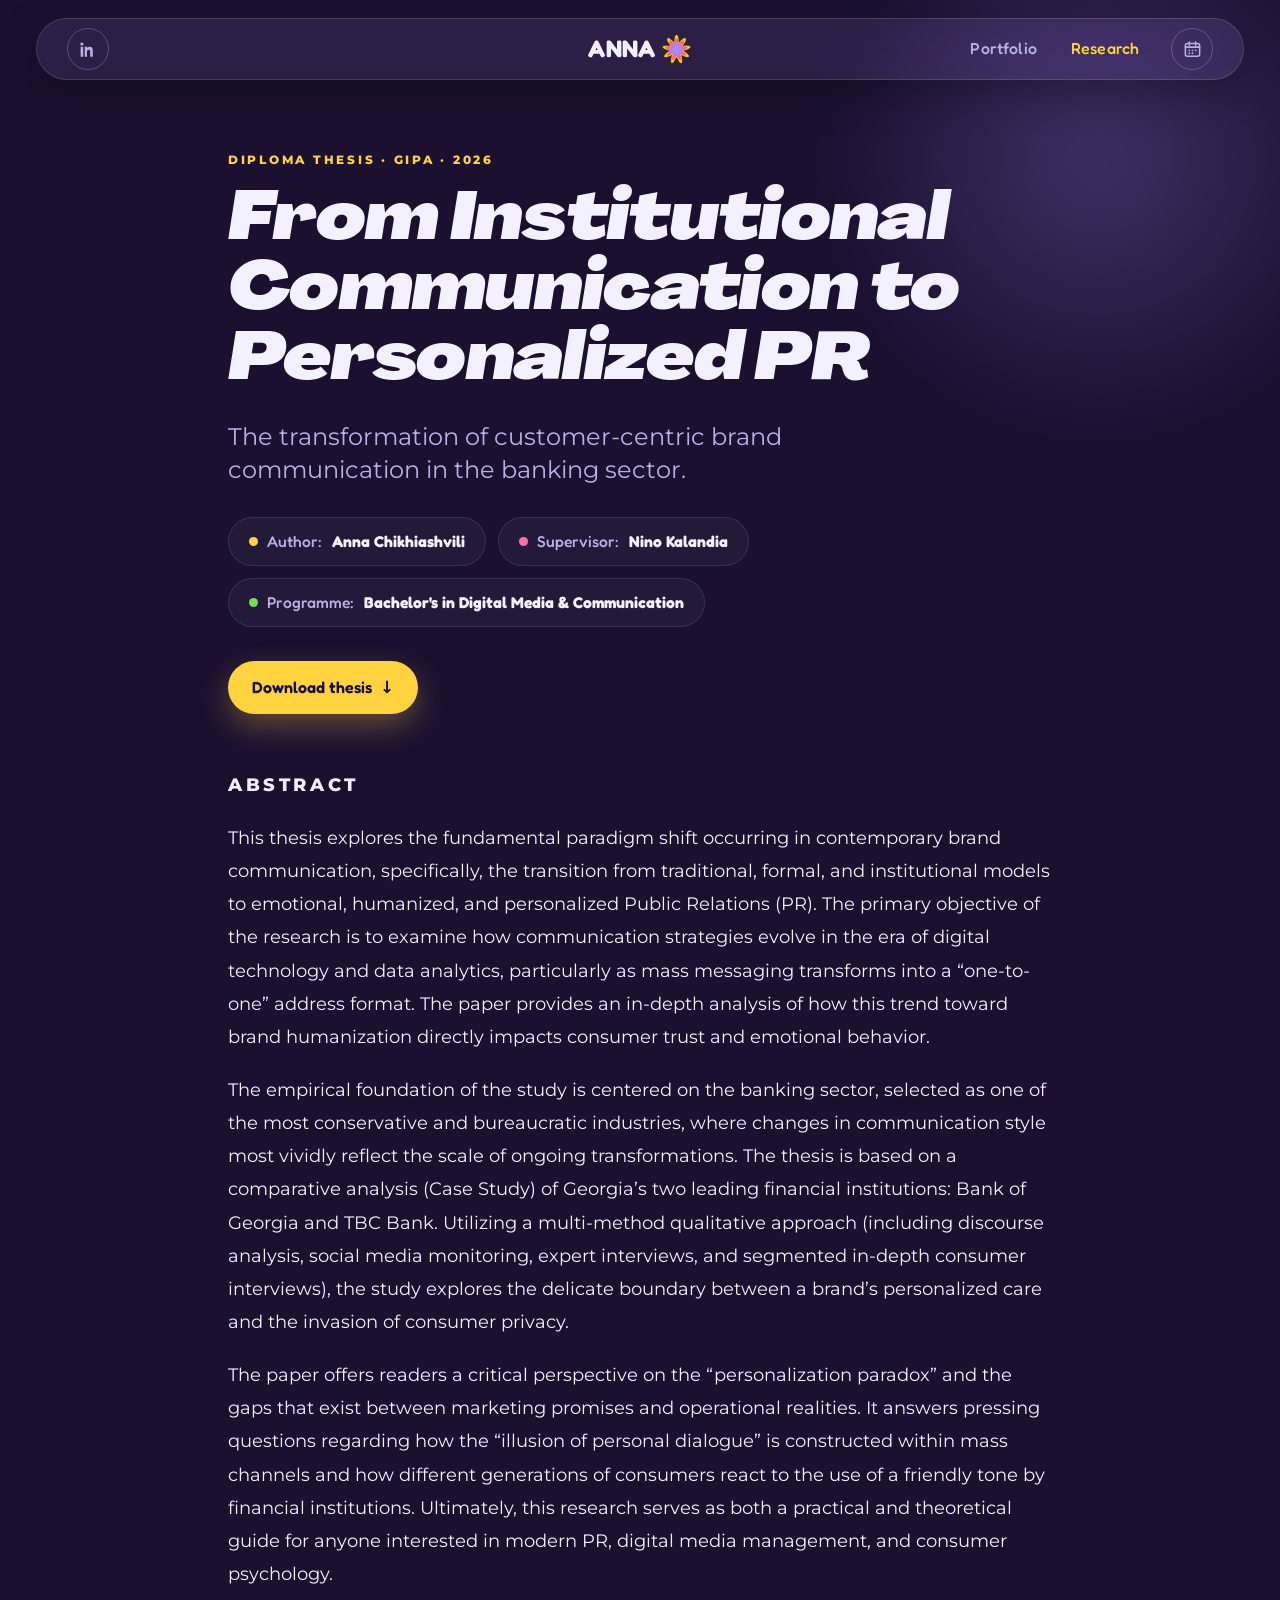
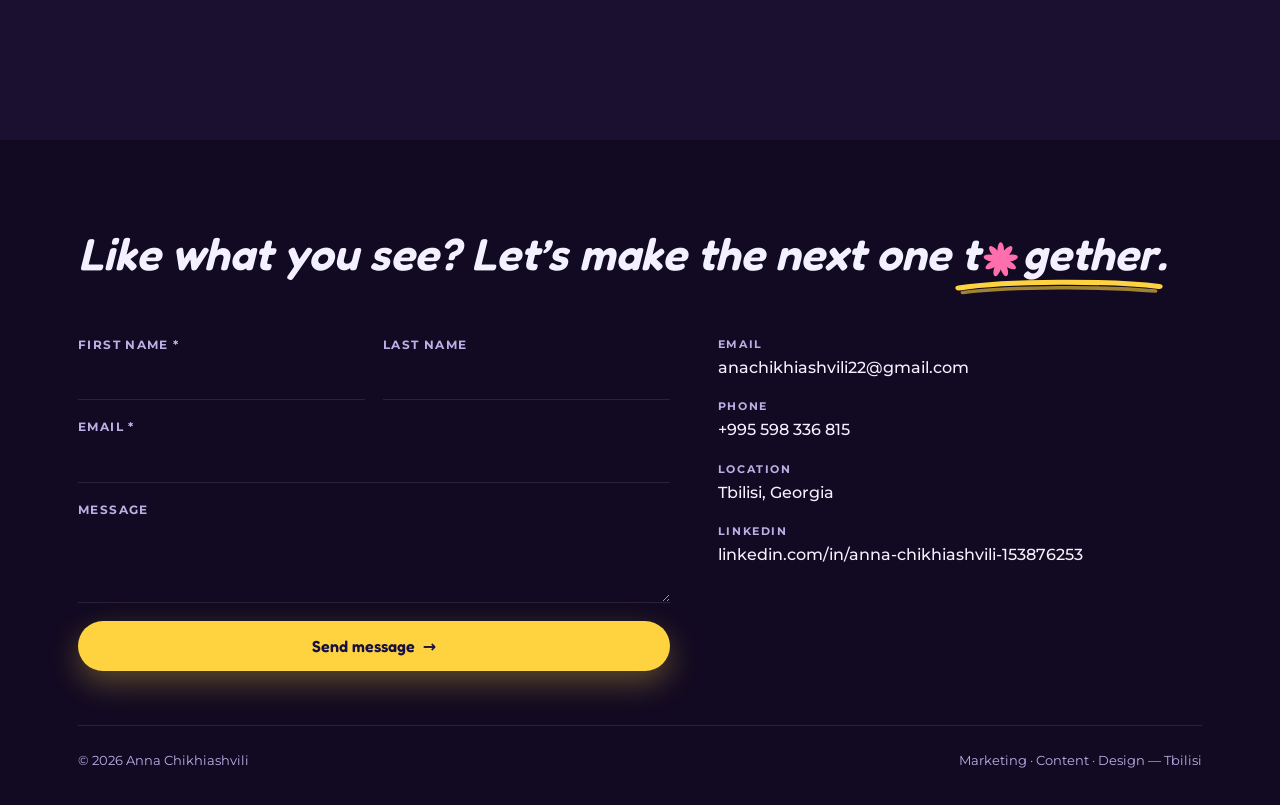
<file: research.html>
<!DOCTYPE html>
<html lang="en">
<head>
<meta charset="UTF-8" />
<meta name="viewport" content="width=device-width, initial-scale=1.0" />
<title>Research — From Institutional Communication to Personalized PR | Anna Chikhiashvili</title>
<meta name="description" content="Anna Chikhiashvili's diploma thesis (GIPA, 2026): From Institutional Communication to Personalized PR — a comparative study of Bank of Georgia and TBC brand communication." />
<meta name="theme-color" content="#1b1030" />
<meta name="color-scheme" content="dark" />
<link rel="icon" type="image/png" href="aniko-refs/favicon.png" />
<meta property="og:title" content="From Institutional Communication to Personalized PR" />
<meta property="og:description" content="How the bank started talking to you — Anna Chikhiashvili's diploma thesis, GIPA 2026." />
<meta property="og:type" content="website" />
<meta property="og:image" content="https://davit-debug.github.io/aniko-site/aniko-refs/og-anna.jpg" />
<meta property="og:image:width" content="1200" />
<meta property="og:image:height" content="630" />
<meta name="twitter:card" content="summary_large_image" />
<meta name="twitter:image" content="https://davit-debug.github.io/aniko-site/aniko-refs/og-anna.jpg" />
<link rel="preconnect" href="https://fonts.googleapis.com" />
<link rel="preconnect" href="https://fonts.gstatic.com" crossorigin />
<link href="https://fonts.googleapis.com/css2?family=Fredoka:wght@400;500;600;700&family=Montserrat:wght@400;500;700;800&family=Syne:wght@700;800&display=swap" rel="stylesheet" />
<link rel="stylesheet" href="aniko-portfolio.css" />
<script type="application/ld+json">
{
  "@context": "https://schema.org",
  "@type": "Thesis",
  "name": "From Institutional Communication to Personalized PR: The Transformation of Customer-Centric Brand Communication in the Banking Sector",
  "author": {"@type": "Person", "name": "Anna Chikhiashvili", "alternateName": "ანა ჩიხიაშვილი"},
  "contributor": {"@type": "Person", "name": "Nino Kalandia"},
  "publisher": {"@type": "CollegeOrUniversity", "name": "GIPA — Caucasus School of Journalism and Media Management"},
  "datePublished": "2026"
}
</script>
<style>
.rs-hero{position:relative;padding:150px 0 36px;overflow:hidden}
.rs-hero::before{content:"";position:absolute;right:-10%;top:-8%;width:min(620px,72vw);height:520px;border-radius:50%;background:radial-gradient(circle at 50% 42%,var(--purple),transparent 64%);opacity:.26;filter:blur(30px);pointer-events:none;z-index:0}
.rs-wrap{max-width:880px;margin:0 auto;padding:0 28px;position:relative;z-index:1}
.rs-eyebrow{font-family:var(--font);font-weight:800;font-size:.78rem;letter-spacing:.22em;text-transform:uppercase;color:var(--yellow);margin:0 0 18px}
.rs-title{font-family:var(--font-wide);font-weight:900;font-style:italic;font-size:clamp(2.2rem,6vw,4.2rem);line-height:1.04;letter-spacing:-.01em;color:var(--ink);margin:0}
.rs-sub{color:var(--ink-dim);font-size:clamp(1.1rem,2.5vw,1.5rem);line-height:1.4;margin:22px 0 0;max-width:44ch}
.rs-chips{display:flex;flex-wrap:wrap;gap:12px;margin:30px 0 0}
.rs-chip{display:inline-flex;align-items:center;gap:.6em;font-family:var(--font-display);font-weight:500;font-size:.98rem;color:var(--ink-dim);background:rgba(255,255,255,.04);border:1px solid var(--line);border-radius:999px;padding:11px 20px}
.rs-chip b{color:var(--ink);font-weight:700}
.rs-chip i{width:9px;height:9px;border-radius:50%;flex:none}
.rs-dl{margin-top:34px;display:inline-flex}
.rs-dl .arr{font-size:1.05em}
.rs-abstract{padding:18px 0 100px}
.rs-ab-eyebrow{font-family:var(--font);font-weight:800;font-size:.74rem;letter-spacing:.2em;text-transform:uppercase;color:var(--pink);margin:0 0 16px}
.rs-abstract p{color:var(--ink);font-size:1.12rem;line-height:1.85;margin:0 0 20px;max-width:76ch}
.rs-abstract p:last-child{margin-bottom:0}
@media(max-width:600px){.rs-hero{padding:120px 0 28px}}
</style>
</head>
<body>
<a class="skip" href="#main">Skip to content</a>
<div class="scrollbar" id="scrollbar" aria-hidden="true"></div>

<header class="nav" id="nav">
  <div class="nav-bar">
    <nav class="nav-side left" id="navleft" aria-label="Social">
      <a class="nav-ic" href="https://www.linkedin.com/in/anna-chikhiashvili-153876253/" target="_blank" rel="noopener" aria-label="LinkedIn"><svg viewBox="0 0 24 24" fill="currentColor" aria-hidden="true"><path d="M6.94 5a2 2 0 1 1-4 0 2 2 0 0 1 4 0zM3.3 8.5h3.3V21H3.3V8.5zm5.2 0h3.16v1.7h.05c.44-.83 1.5-1.7 3.1-1.7 3.3 0 3.9 2.17 3.9 5V21h-3.3v-5.6c0-1.34-.03-3.06-1.87-3.06-1.87 0-2.16 1.46-2.16 2.96V21H8.5V8.5z"/></svg></a>
    </nav>
    <a href="index.html" class="brand"><span class="sr">ANNA</span><span class="b-ltrs" aria-hidden="true"><span class="ltr">A</span><span class="b-rest"><span class="ltr" style="transition-delay:.045s">N</span><span class="ltr" style="transition-delay:.09s">N</span><span class="ltr" style="transition-delay:.135s">A</span></span></span><img class="logo-mark" src="aniko-refs/logo-mark.png" alt="" width="192" height="192" /></a>
    <nav class="nav-side right" id="navright" aria-label="Primary">
      <a href="portfolio.html">Portfolio</a>
      <a href="research.html" class="active" aria-current="page">Research</a>
      <a class="nav-ic" href="content-calendar.html" aria-label="Content Calendar"><svg viewBox="0 0 24 24" fill="none" stroke="currentColor" stroke-width="1.9" aria-hidden="true"><rect x="3" y="4.5" width="18" height="16" rx="2.5"/><path d="M3 9h18M8 2.5v4M16 2.5v4" stroke-linecap="round"/><circle cx="8" cy="13" r="1.1" fill="currentColor" stroke="none"/><circle cx="12" cy="13" r="1.1" fill="currentColor" stroke="none"/><circle cx="16" cy="13" r="1.1" fill="currentColor" stroke="none"/><circle cx="8" cy="16.6" r="1.1" fill="currentColor" stroke="none"/><circle cx="12" cy="16.6" r="1.1" fill="currentColor" stroke="none"/></svg></a>
    </nav>
    <button class="burger" id="burger" aria-label="Menu" aria-expanded="false"><svg viewBox="0 0 24 24" fill="none" stroke="currentColor" stroke-width="2.2" stroke-linecap="round"><line x1="3" y1="7" x2="21" y2="7"/><line x1="3" y1="12" x2="21" y2="12"/><line x1="3" y1="17" x2="21" y2="17"/></svg></button>
  </div>
  <nav class="nav-mobile" id="navmobile" aria-label="Menu">
    <a href="portfolio.html">Portfolio</a><a href="research.html" aria-current="page">Research</a><a href="content-calendar.html">Content Calendar</a><a href="https://www.linkedin.com/in/anna-chikhiashvili-153876253/" target="_blank" rel="noopener">LinkedIn</a>
  </nav>
</header>

<main id="main">
  <section class="rs-hero">
    <div class="rs-wrap">
      <p class="rs-eyebrow m m-float">Diploma thesis · GIPA · 2026</p>
      <h1 class="rs-title m m-float" style="--d:.05s">From Institutional Communication to Personalized PR</h1>
      <p class="rs-sub m m-float" style="--d:.1s">The transformation of customer-centric brand communication in the banking sector.</p>
      <div class="rs-chips m m-float" style="--d:.15s">
        <span class="rs-chip"><i style="background:var(--yellow)"></i>Author: <b>Anna Chikhiashvili</b></span>
        <span class="rs-chip"><i style="background:var(--pink)"></i>Supervisor: <b>Nino Kalandia</b></span>
        <span class="rs-chip"><i style="background:var(--green)"></i>Programme: <b>Bachelor's in Digital Media &amp; Communication</b></span>
      </div>
      <a class="rs-dl btn btn-yellow m m-float" style="--d:.2s" href="anna-chikhiashvili-diploma-2026.pdf" download>Download thesis <span class="arr" aria-hidden="true">↓</span></a>
    </div>
  </section>

  <section class="rs-abstract">
    <div class="rs-wrap">
      <p class="rs-ab-eyebrow m m-float">Abstract</p>
      <p class="m m-float" style="--d:.05s">This thesis explores the fundamental paradigm shift occurring in contemporary brand communication, specifically, the transition from traditional, formal, and institutional models to emotional, humanized, and personalized Public Relations (PR). The primary objective of the research is to examine how communication strategies evolve in the era of digital technology and data analytics, particularly as mass messaging transforms into a &ldquo;one-to-one&rdquo; address format. The paper provides an in-depth analysis of how this trend toward brand humanization directly impacts consumer trust and emotional behavior.</p>
      <p class="m m-float" style="--d:.1s">The empirical foundation of the study is centered on the banking sector, selected as one of the most conservative and bureaucratic industries, where changes in communication style most vividly reflect the scale of ongoing transformations. The thesis is based on a comparative analysis (Case Study) of Georgia&rsquo;s two leading financial institutions: Bank of Georgia and TBC Bank. Utilizing a multi-method qualitative approach (including discourse analysis, social media monitoring, expert interviews, and segmented in-depth consumer interviews), the study explores the delicate boundary between a brand&rsquo;s personalized care and the invasion of consumer privacy.</p>
      <p class="m m-float" style="--d:.15s">The paper offers readers a critical perspective on the &ldquo;personalization paradox&rdquo; and the gaps that exist between marketing promises and operational realities. It answers pressing questions regarding how the &ldquo;illusion of personal dialogue&rdquo; is constructed within mass channels and how different generations of consumers react to the use of a friendly tone by financial institutions. Ultimately, this research serves as both a practical and theoretical guide for anyone interested in modern PR, digital media management, and consumer psychology.</p>
    </div>
  </section>
</main>

<footer class="site" id="contact">
  <div class="wrap">
    <p class="hero-script foot-script m m-reveal" style="--d:.05s">Like what you see? Let&rsquo;s make the next one <span class="hscript-u">t<span class="ast-i"><svg viewBox="0 0 100 100" fill="currentColor" aria-hidden="true"><g transform="translate(50 50)"><circle r="13"/><ellipse cy="-26" rx="9.5" ry="23"/><ellipse cy="-26" rx="9.5" ry="23" transform="rotate(40)"/><ellipse cy="-26" rx="9.5" ry="23" transform="rotate(80)"/><ellipse cy="-26" rx="9.5" ry="23" transform="rotate(120)"/><ellipse cy="-26" rx="9.5" ry="23" transform="rotate(160)"/><ellipse cy="-26" rx="9.5" ry="23" transform="rotate(200)"/><ellipse cy="-26" rx="9.5" ry="23" transform="rotate(240)"/><ellipse cy="-26" rx="9.5" ry="23" transform="rotate(280)"/><ellipse cy="-26" rx="9.5" ry="23" transform="rotate(320)"/></g></svg></span>gether</span>.</p>
    <div class="foot-grid">
      <form class="contact-form" id="contact-form" novalidate>
        <div class="field"><label for="fn">First name *</label><input id="fn" name="fn" autocomplete="given-name" required></div>
        <div class="field"><label for="ln">Last name</label><input id="ln" name="ln" autocomplete="family-name"></div>
        <div class="field full"><label for="em">Email *</label><input id="em" type="email" name="em" autocomplete="email" required></div>
        <div class="field full"><label for="msg">Message</label><textarea id="msg" name="msg" rows="3"></textarea></div>
        <button class="btn btn-yellow" type="submit">Send message <span class="arr" aria-hidden="true">→</span></button>
      </form>
      <div class="foot-info">
        <div><div class="l">Email</div><a href="mailto:anachikhiashvili22@gmail.com">anachikhiashvili22@gmail.com</a></div>
        <div><div class="l">Phone</div><a href="tel:+995598336815">+995 598 336 815</a></div>
        <div><div class="l">Location</div><span>Tbilisi, Georgia</span></div>
        <div><div class="l">LinkedIn</div><a href="https://www.linkedin.com/in/anna-chikhiashvili-153876253/" target="_blank" rel="noopener">linkedin.com/in/anna-chikhiashvili-153876253</a></div>
      </div>
    </div>
    <div class="foot-bottom"><span>© 2026 Anna Chikhiashvili</span><span>Marketing · Content · Design — Tbilisi</span></div>
  </div>
</footer>

<script src="aniko-portfolio.js"></script>
</body>
</html>
</file>
<file: aniko-portfolio.css>
/* ===========================================================
   ANIKO — shared portfolio chrome (tokens · nav · footer · motion)
   The single source of "one style" for every portfolio variant
   and project.html. Variant-specific layout CSS lives in each file.
   Mirrors the live aniko-site (davit-debug.github.io/aniko-site).
   =========================================================== */
@font-face{font-family:'Agrandir';src:url('aniko-refs/fonts/agrandir-tight.woff2') format('woff2');font-weight:400;font-style:normal;font-display:swap}
@font-face{font-family:'Agrandir';src:url('aniko-refs/fonts/agrandir-thin.woff2') format('woff2');font-weight:100;font-style:normal;font-display:swap}
@font-face{font-family:'Agrandir Wide';src:url('aniko-refs/fonts/agrandir-wide-black.woff2') format('woff2');font-weight:900;font-style:italic;font-display:swap}
@font-face{font-family:'Agrandir Wide';src:url('aniko-refs/fonts/agrandir-wide-light.woff2') format('woff2');font-weight:300;font-style:normal;font-display:swap}
:root{
  --bg:#1b1030; --bg-2:#120a22; --surface:#3a1c52; --surface-2:#48246a;
  --line:rgba(255,255,255,.10);
  --ink:#F3F1FF; --ink-dim:#b9b1e6; --ink-dark:#171042;
  --blue:#4A5BF0; --pink:#FF6FAE; --yellow:#FFD23F; --orange:#FF7A3C;
  --green:#7ED957; --purple:#A78BFA; --coral:#FF5A4D; --cyan:#3fd4e3;
  --r-md:18px; --r-lg:26px; --r-xl:36px; --maxw:1180px;
  --font-display:'Fredoka',system-ui,sans-serif;
  --font-syne:'Syne','Fredoka',system-ui,sans-serif;
  --font-wide:'Agrandir Wide','Syne',system-ui,sans-serif; /* "What I do" title font */
  --font:'Montserrat',system-ui,-apple-system,sans-serif;
  --shadow:0 26px 60px rgba(0,0,0,.5);
}
*{box-sizing:border-box}
html{scroll-behavior:smooth}
html,body{margin:0;padding:0}
body{font-family:var(--font);background:var(--bg);color:var(--ink);-webkit-font-smoothing:antialiased;overflow-x:hidden;line-height:1.6}
a{color:inherit;text-decoration:none}
img{max-width:100%;display:block}
section{position:relative}
.wrap{max-width:var(--maxw);margin:0 auto;padding:0 28px}
h1,h2,h3{margin:0;font-family:var(--font-display);font-weight:600;line-height:1.04;letter-spacing:-.01em}
h2.sec{font-size:clamp(1.9rem,4.4vw,3.1rem);font-weight:800;font-family:var(--font-syne)}
.eyebrow{font-family:var(--font);font-size:.74rem;font-weight:800;letter-spacing:.22em;text-transform:uppercase;color:var(--green)}
.lead{color:var(--ink-dim);font-size:1.05rem;max-width:52ch}
.sr{position:absolute;width:1px;height:1px;padding:0;margin:-1px;overflow:hidden;clip:rect(0 0 0 0);white-space:nowrap;border:0}
:focus-visible{outline:3px solid var(--yellow);outline-offset:3px;border-radius:6px}
.skip{position:absolute;left:-999px;background:var(--yellow);color:#000;padding:10px 16px;border-radius:8px;font-weight:700;z-index:200}
.skip:focus{left:16px;top:16px}
section[id],footer[id]{scroll-margin-top:96px}

/* buttons */
.btn{display:inline-flex;align-items:center;gap:.5em;font-family:var(--font-display);font-weight:600;font-size:1rem;padding:13px 24px;border-radius:999px;border:0;cursor:pointer;transition:transform .35s cubic-bezier(.22,.61,.36,1),box-shadow .3s,background .3s}
.btn:hover{transform:translateY(-3px)}
.btn .arr{transition:transform .35s ease}.btn:hover .arr{transform:translateX(4px)}
.btn-yellow{background:var(--yellow);color:#171042;box-shadow:0 12px 30px rgba(255,210,63,.30)}
.btn-pink{background:var(--pink);color:#171042;box-shadow:0 12px 30px rgba(255,111,174,.30)}
.btn-ghost{background:transparent;color:var(--ink);border:1.6px solid var(--line)}
.btn-ghost:hover{border-color:var(--yellow);color:var(--yellow)}

/* header pill nav (1:1 with live aniko-site) */
header.nav{position:fixed;top:18px;left:0;right:0;z-index:100;padding:0 clamp(14px,2.8vw,40px);transition:top .5s cubic-bezier(.22,.61,.36,1)}
.nav-bar{display:grid;grid-template-columns:1fr auto 1fr;align-items:center;height:62px;padding:0 30px;max-width:1400px;margin:0 auto;background:rgba(255,255,255,.07);backdrop-filter:blur(16px) saturate(1.4);-webkit-backdrop-filter:blur(16px) saturate(1.4);border:1px solid rgba(255,255,255,.13);border-radius:999px;box-shadow:0 12px 40px rgba(0,0,0,.28);transition:max-width .55s cubic-bezier(.5,0,.1,1),background .45s,box-shadow .45s,height .45s cubic-bezier(.22,.61,.36,1),column-gap .45s}
header.nav.scrolled{top:14px}
header.nav.scrolled .nav-bar{max-width:760px;height:54px;column-gap:8px;background:rgba(12,6,20,.96);border-color:rgba(255,255,255,.07);box-shadow:0 18px 46px rgba(0,0,0,.55)}
header.nav.scrolled .nav-side{gap:22px}
.nav-side{display:flex;align-items:center;gap:30px}
.nav-side.left{justify-content:flex-start}.nav-side.right{justify-content:flex-end}
.nav-side a{font-family:var(--font-display);font-size:1rem;font-weight:500;color:var(--ink-dim);letter-spacing:.01em;padding:10px 2px;transition:color .15s}
.nav-side a:hover{color:var(--ink)}.nav-side a.active{color:var(--yellow)}
.nav-ic{display:grid;place-items:center;width:42px;height:42px;border-radius:50%;border:1.5px solid rgba(255,255,255,.22);color:var(--ink);padding:0;transition:border-color .2s,background .2s,transform .3s}
.nav-ic svg{width:19px;height:19px}
.nav-ic:hover{border-color:var(--yellow);background:rgba(255,255,255,.06);transform:translateY(-1px)}
.brand{grid-column:2;justify-self:center;display:flex;align-items:center;gap:.22em;font-family:var(--font-display);font-weight:700;font-size:1.5rem;letter-spacing:.01em;color:var(--ink);white-space:nowrap}
.brand .logo-mark{height:1.3em;width:auto;display:block;transition:transform .5s cubic-bezier(.22,.61,.36,1)}
.brand:hover .logo-mark{transform:rotate(60deg)}
.b-ltrs{display:inline-flex;align-items:baseline}
.b-ltrs .ltr{display:inline-block;transition:transform .33s cubic-bezier(.34,1.56,.64,1)}
.brand:hover .ltr{transform:translateY(-6px)}
.b-rest{display:inline-flex;overflow:hidden;max-width:4em;opacity:1;transition:max-width .45s cubic-bezier(.5,0,.1,1),opacity .3s ease}
header.nav.scrolled .b-rest{max-width:0;opacity:0}
.cursor-dot{position:fixed;left:0;top:0;width:13px;height:13px;border-radius:50%;background:var(--yellow);pointer-events:none;z-index:9999;transform:translate(-50%,-50%) scale(1);opacity:0;transition:opacity .25s ease;will-change:transform}
.cursor-dot.on{opacity:.9}.cursor-dot.grow{background:var(--pink)}
@media(pointer:coarse){.cursor-dot{display:none}}
.burger{display:none;justify-self:end;grid-column:3;background:none;border:0;color:var(--ink);cursor:pointer;padding:8px}
.burger svg{width:26px;height:26px}
.nav-mobile{display:none}
.scrollbar{position:fixed;top:0;left:0;right:0;height:3px;transform-origin:0 50%;transform:scaleX(0);background:linear-gradient(90deg,var(--yellow),var(--pink),var(--blue),var(--green));z-index:101;will-change:transform}

/* decorative shapes */
.shape{position:absolute;pointer-events:none;z-index:0;opacity:.85}

/* hand-drawn accents */
.ellipse{position:relative;display:inline-block}
.ellipse svg{position:absolute;left:-12%;top:-16%;width:124%;height:138%;overflow:visible;pointer-events:none}
.ellipse svg path{stroke-dasharray:900;stroke-dashoffset:900}
.ellipse.in svg path{animation:draw 1.4s ease .25s forwards}.ellipse.in svg path:nth-of-type(2){animation-delay:.55s}
.u-draw{position:relative;display:inline-block}
.u-draw svg{position:absolute;left:-3%;right:0;bottom:-.3em;width:106%;height:.42em;overflow:visible}
.u-draw svg path{stroke-dasharray:600;stroke-dashoffset:600}
.u-draw.in svg path{animation:draw 1.1s ease .2s forwards}

/* footer (aniko system) */
footer.site{background:var(--bg-2);padding:78px 0 34px;position:relative;overflow:hidden;margin-top:50px}
.foot-word{display:flex;align-items:center;gap:clamp(14px,3vw,38px);flex-wrap:wrap}
.foot-word .w{font-family:var(--font-syne);font-size:clamp(4rem,15vw,11rem);font-weight:800;line-height:.85;color:var(--ink)}
.foot-flower{display:inline-block;width:clamp(60px,10vw,130px);height:clamp(60px,10vw,130px);flex:none}
.foot-flower svg{width:100%;height:100%}
.foot-tag{color:var(--ink-dim);font-family:var(--font-display);font-size:clamp(1.2rem,3vw,1.8rem);margin:14px 0 44px}
.foot-grid{display:grid;grid-template-columns:1.1fr .9fr;gap:48px;align-items:start;position:relative;z-index:1}
.contact-form{display:grid;grid-template-columns:1fr 1fr;gap:18px}
.field{display:flex;flex-direction:column;gap:6px}.field.full{grid-column:1/-1}
.field label{font-size:.72rem;font-weight:700;color:var(--ink-dim);text-transform:uppercase;letter-spacing:.12em}
.field input,.field textarea{background:transparent;border:0;border-bottom:1.5px solid var(--line);color:var(--ink);font-family:var(--font);font-size:1rem;padding:10px 2px}
.field input:focus,.field textarea:focus{outline:none}
.field input:focus-visible,.field textarea:focus-visible{outline:none}
.field input:hover,.field textarea:hover{border-color:var(--ink-dim)}
.contact-form .btn{grid-column:1/-1;justify-content:center;padding:15px}
.foot-info{display:flex;flex-direction:column;gap:18px}
.foot-info .l{font-size:.7rem;color:var(--ink-dim);text-transform:uppercase;letter-spacing:.14em;font-weight:700}
.foot-info a,.foot-info span{font-weight:500;font-size:1.02rem}
.foot-bottom{display:flex;justify-content:space-between;gap:16px;flex-wrap:wrap;margin-top:54px;padding-top:24px;border-top:1px solid var(--line);color:var(--ink-dim);font-size:.82rem}

/* footer script tagline (global — used across pages; no "Anna" wordmark) */
.hero-script{font-family:var(--font-display);font-style:italic;font-weight:600;font-size:clamp(1.25rem,2.4vw,1.62rem);color:var(--ink);margin:20px 0 6px}
.hero-script .ast-i{color:var(--pink);font-style:normal;font-size:.9em;font-weight:700}
.hero-script .ast-i svg{width:.88em;height:.88em;display:inline-block;vertical-align:-.17em;margin:0 .09em}
.foot-script{font-size:clamp(1.7rem,4.2vw,2.8rem);margin:0 0 46px;color:var(--ink)}
.hscript-u{position:relative;white-space:nowrap}
.hscript-u::after{content:"";position:absolute;left:-3%;right:-3%;bottom:-.3em;height:.36em;background:url("data:image/svg+xml,%3Csvg xmlns='http://www.w3.org/2000/svg' viewBox='0 0 100 12' preserveAspectRatio='none'%3E%3Cpath d='M2 7C25 2 75 2 98 6' stroke='%23FFD23F' stroke-width='3.4' fill='none' stroke-linecap='round'/%3E%3Cpath d='M4 10C28 6 72 6 96 9' stroke='%23FFD23F' stroke-width='2.4' fill='none' stroke-linecap='round' opacity='.6'/%3E%3C/svg%3E") no-repeat center/100% 100%}

/* motion (Wix "Thrive" vocabulary) */
.m{opacity:0}
.m-float.in{animation:floatIn .9s cubic-bezier(.22,.61,.36,1) var(--d,0s) both}
.m-reveal.in{animation:revealIn 1s cubic-bezier(.22,.61,.36,1) var(--d,0s) both}
.m-wink.in{animation:winkIn .85s cubic-bezier(.22,.61,.36,1) var(--d,0s) both}
@keyframes floatIn{0%{opacity:0;transform:translateY(40px)}100%{opacity:1;transform:none}}
@keyframes revealIn{0%{opacity:0}1%{opacity:1;clip-path:polygon(0 100%,100% 100%,100% 100%,0 100%)}100%{opacity:1;clip-path:polygon(0 0,100% 0,100% 100%,0 100%)}}
@keyframes winkIn{0%{opacity:0}1%{opacity:1;clip-path:polygon(0 50%,100% 50%,100% 50%,0 50%)}100%{opacity:1;clip-path:polygon(0 0,100% 0,100% 100%,0 100%)}}
@keyframes draw{to{stroke-dashoffset:0}}
@keyframes spinSlow{to{transform:rotate(360deg)}}
@keyframes breathe{0%,100%{transform:translateY(0) rotate(var(--rot,0deg))}50%{transform:translateY(-12px) rotate(var(--rot,0deg))}}
.m-spin{animation:spinSlow 18s linear infinite}.m-breathe{animation:breathe 6s ease-in-out infinite}

/* responsive chrome */
@media(max-width:900px){.foot-grid{grid-template-columns:1fr;gap:36px}}
@media(max-width:760px){
  .nav-side{display:none}.burger{display:inline-flex}
  .nav-mobile.open{display:flex;flex-direction:column;position:absolute;top:74px;left:clamp(14px,2.8vw,40px);right:clamp(14px,2.8vw,40px);background:rgba(38,15,55,.97);border:1px solid var(--line);border-radius:22px;padding:18px 26px;gap:16px;box-shadow:0 18px 50px rgba(0,0,0,.5)}
  .nav-mobile a{font-family:var(--font-display);font-size:1.12rem;font-weight:500;color:var(--ink)}
}
@media(max-width:600px){.wrap{padding:0 20px}.contact-form{grid-template-columns:1fr}.u-draw svg{left:0;width:100%}}
@media(prefers-reduced-motion:reduce){
  html{scroll-behavior:auto}
  *{animation:none!important;transition:none!important}
  .m{opacity:1!important}
  .ellipse svg path,.u-draw svg path{stroke-dashoffset:0!important}
}
</file>
